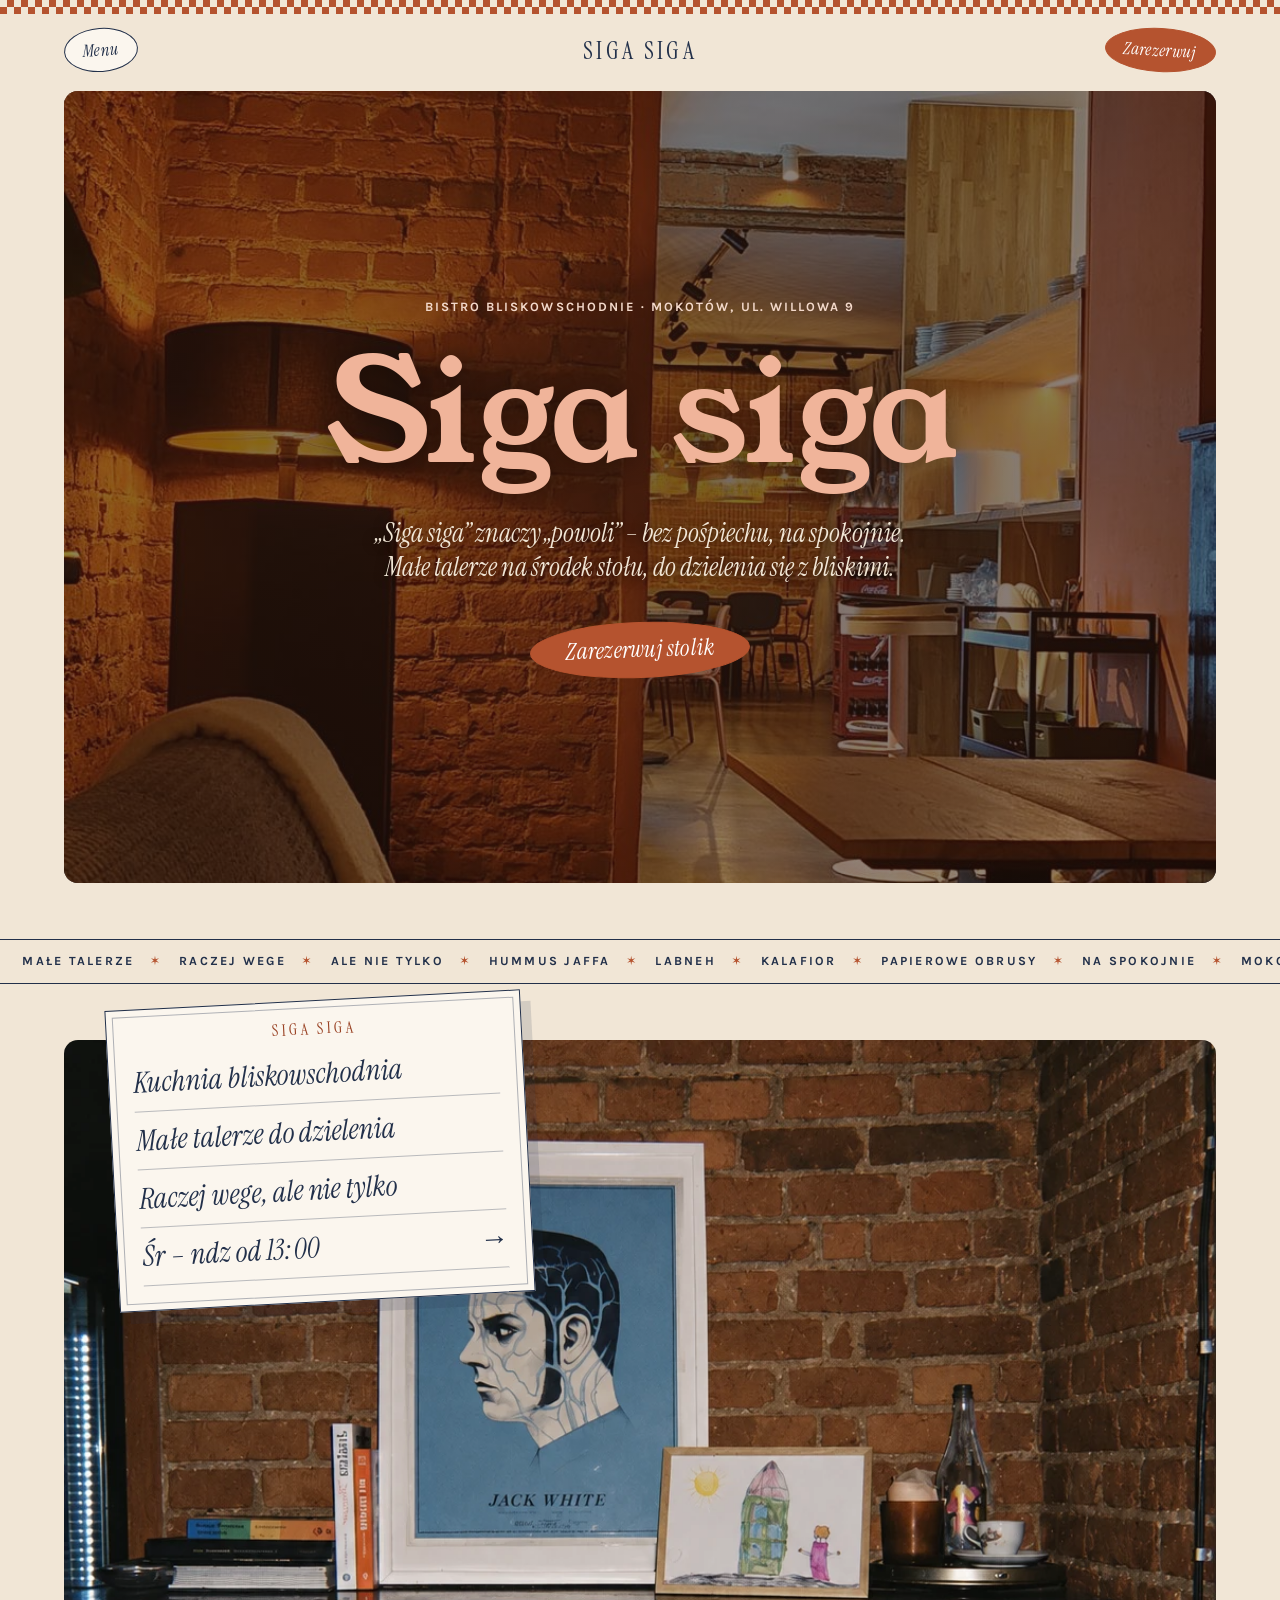
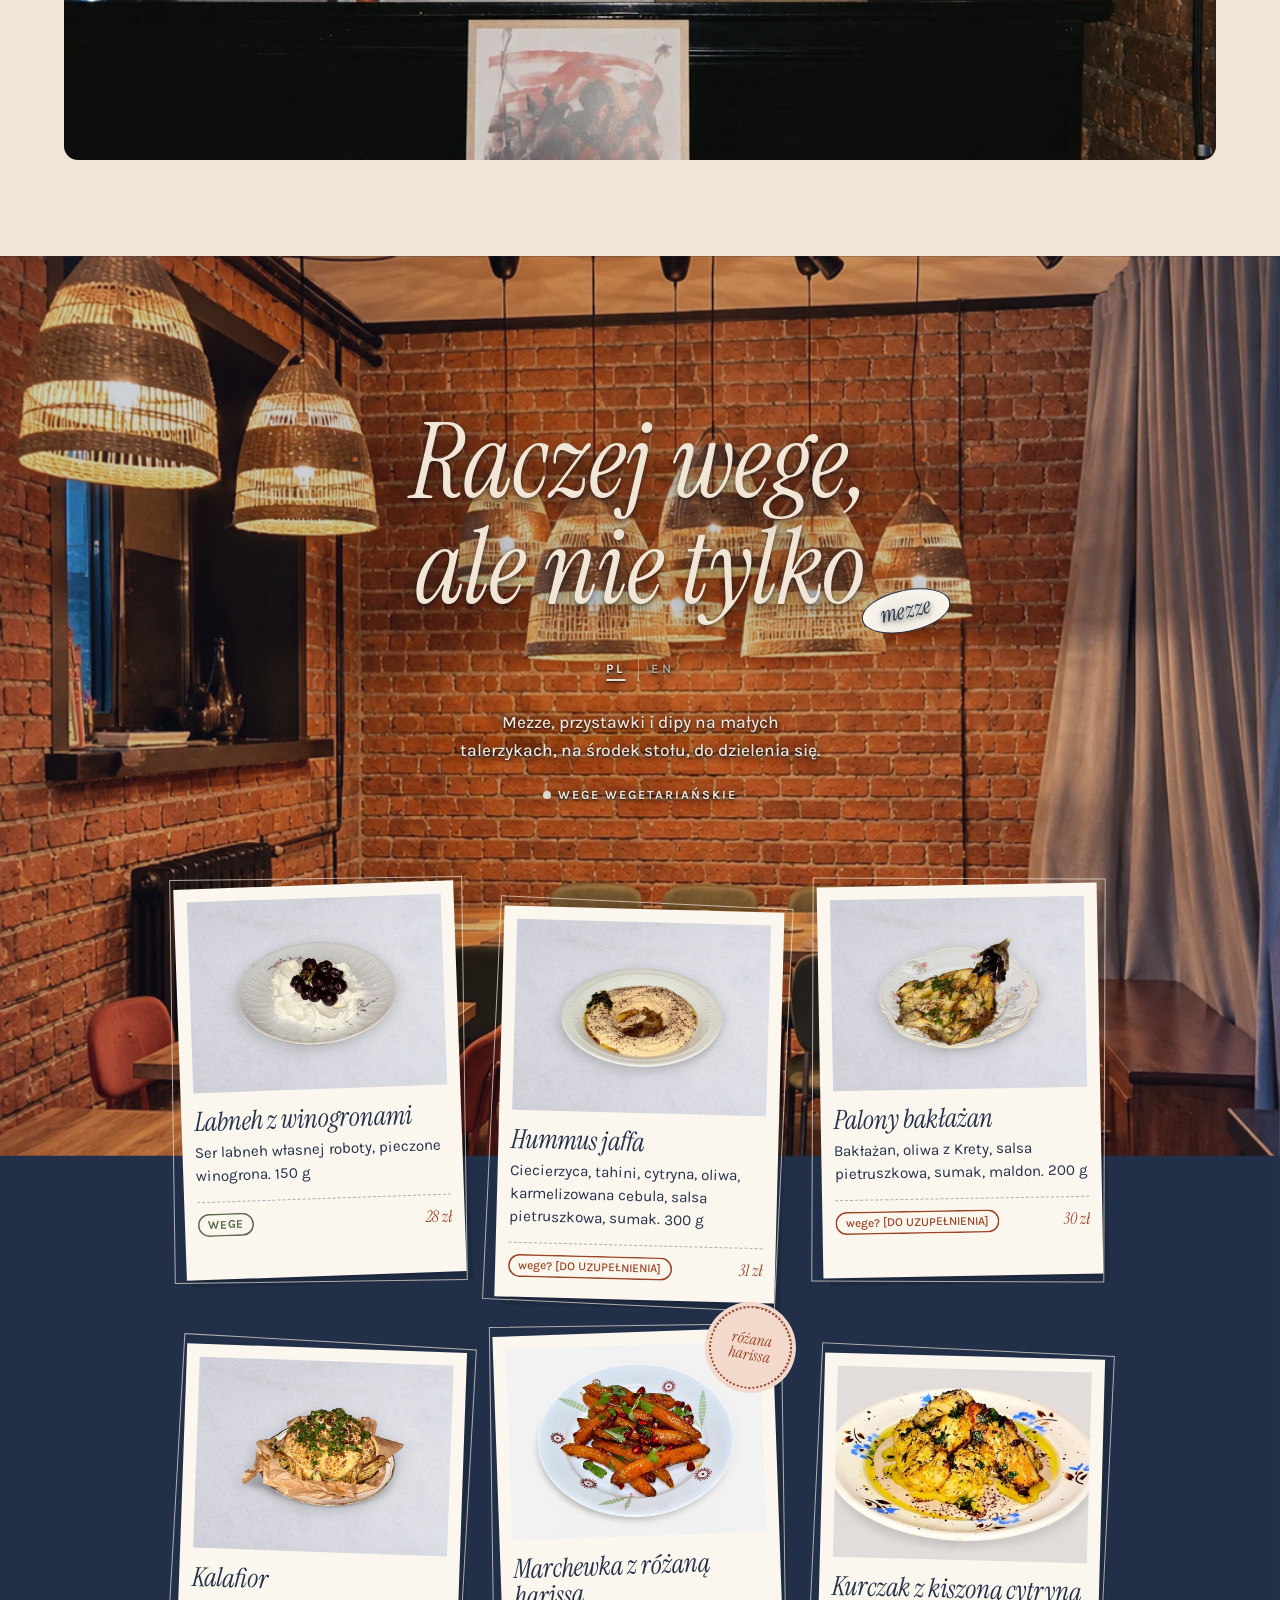
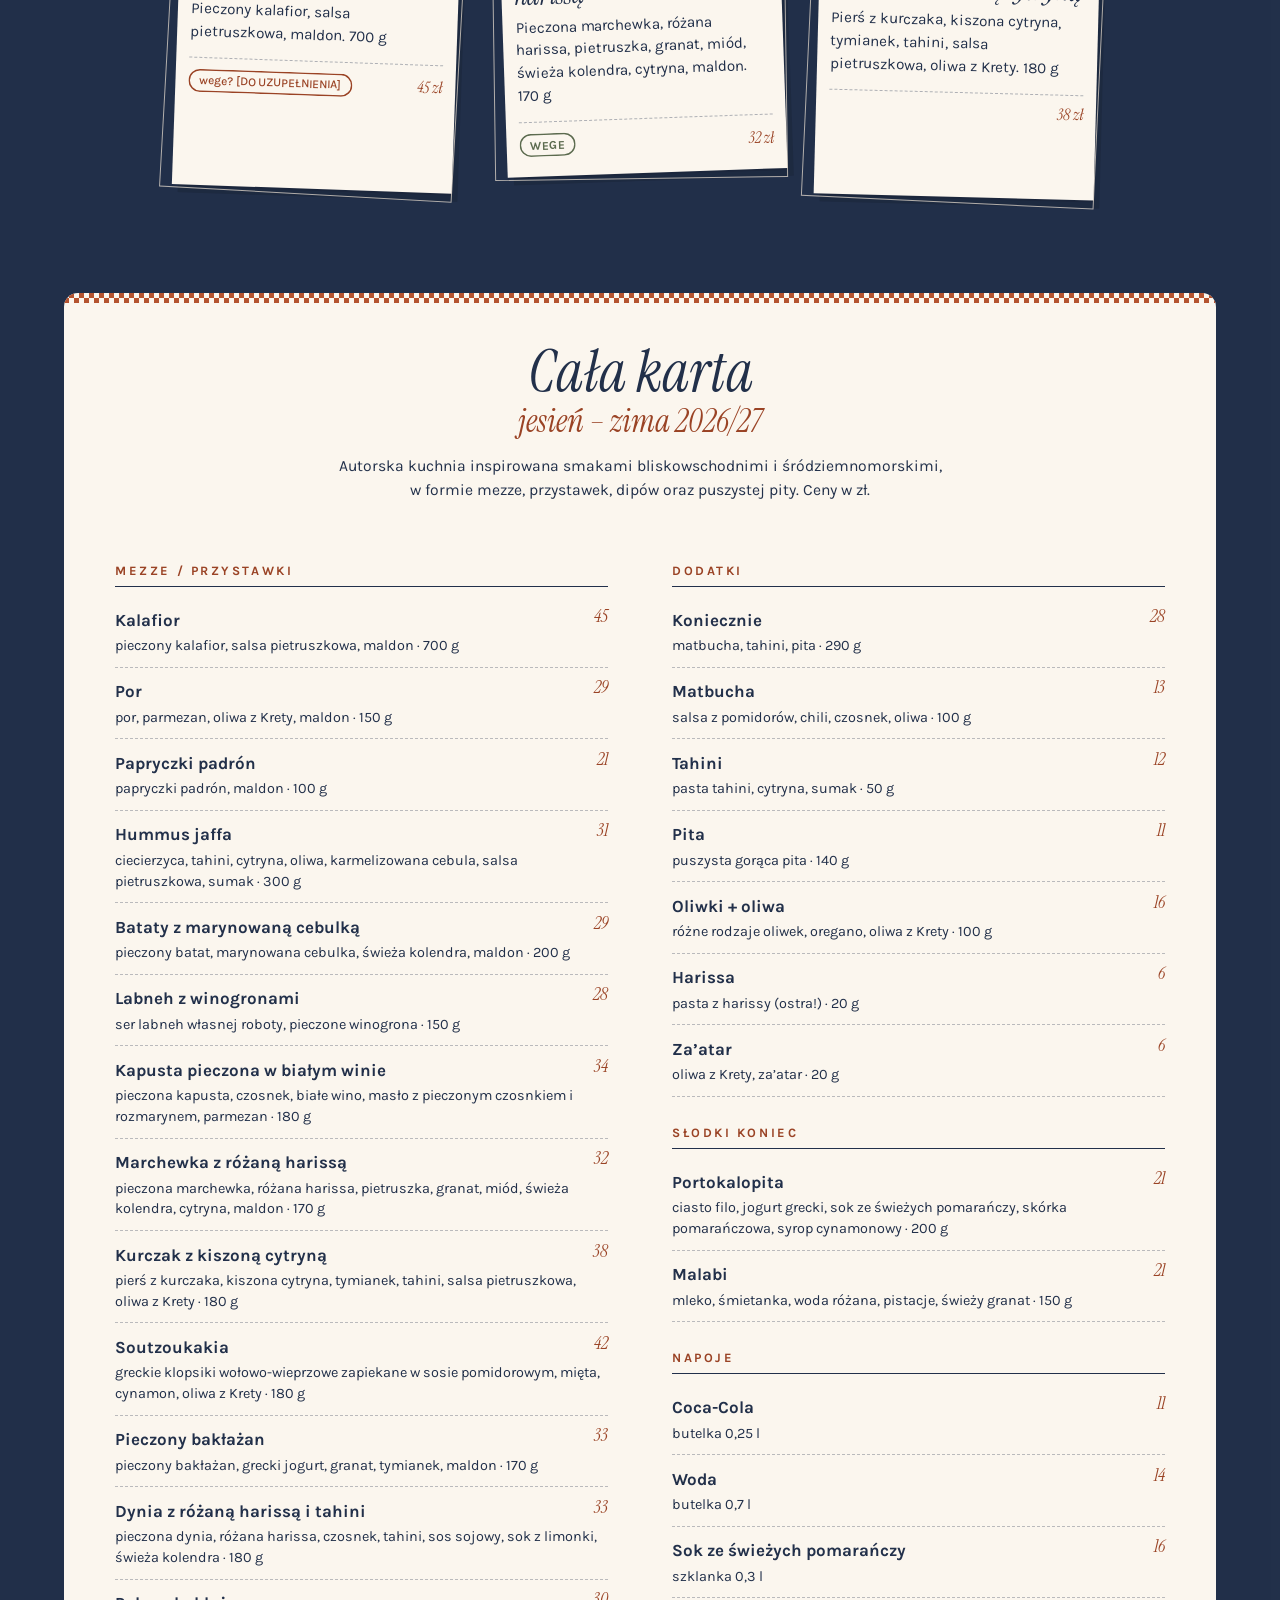
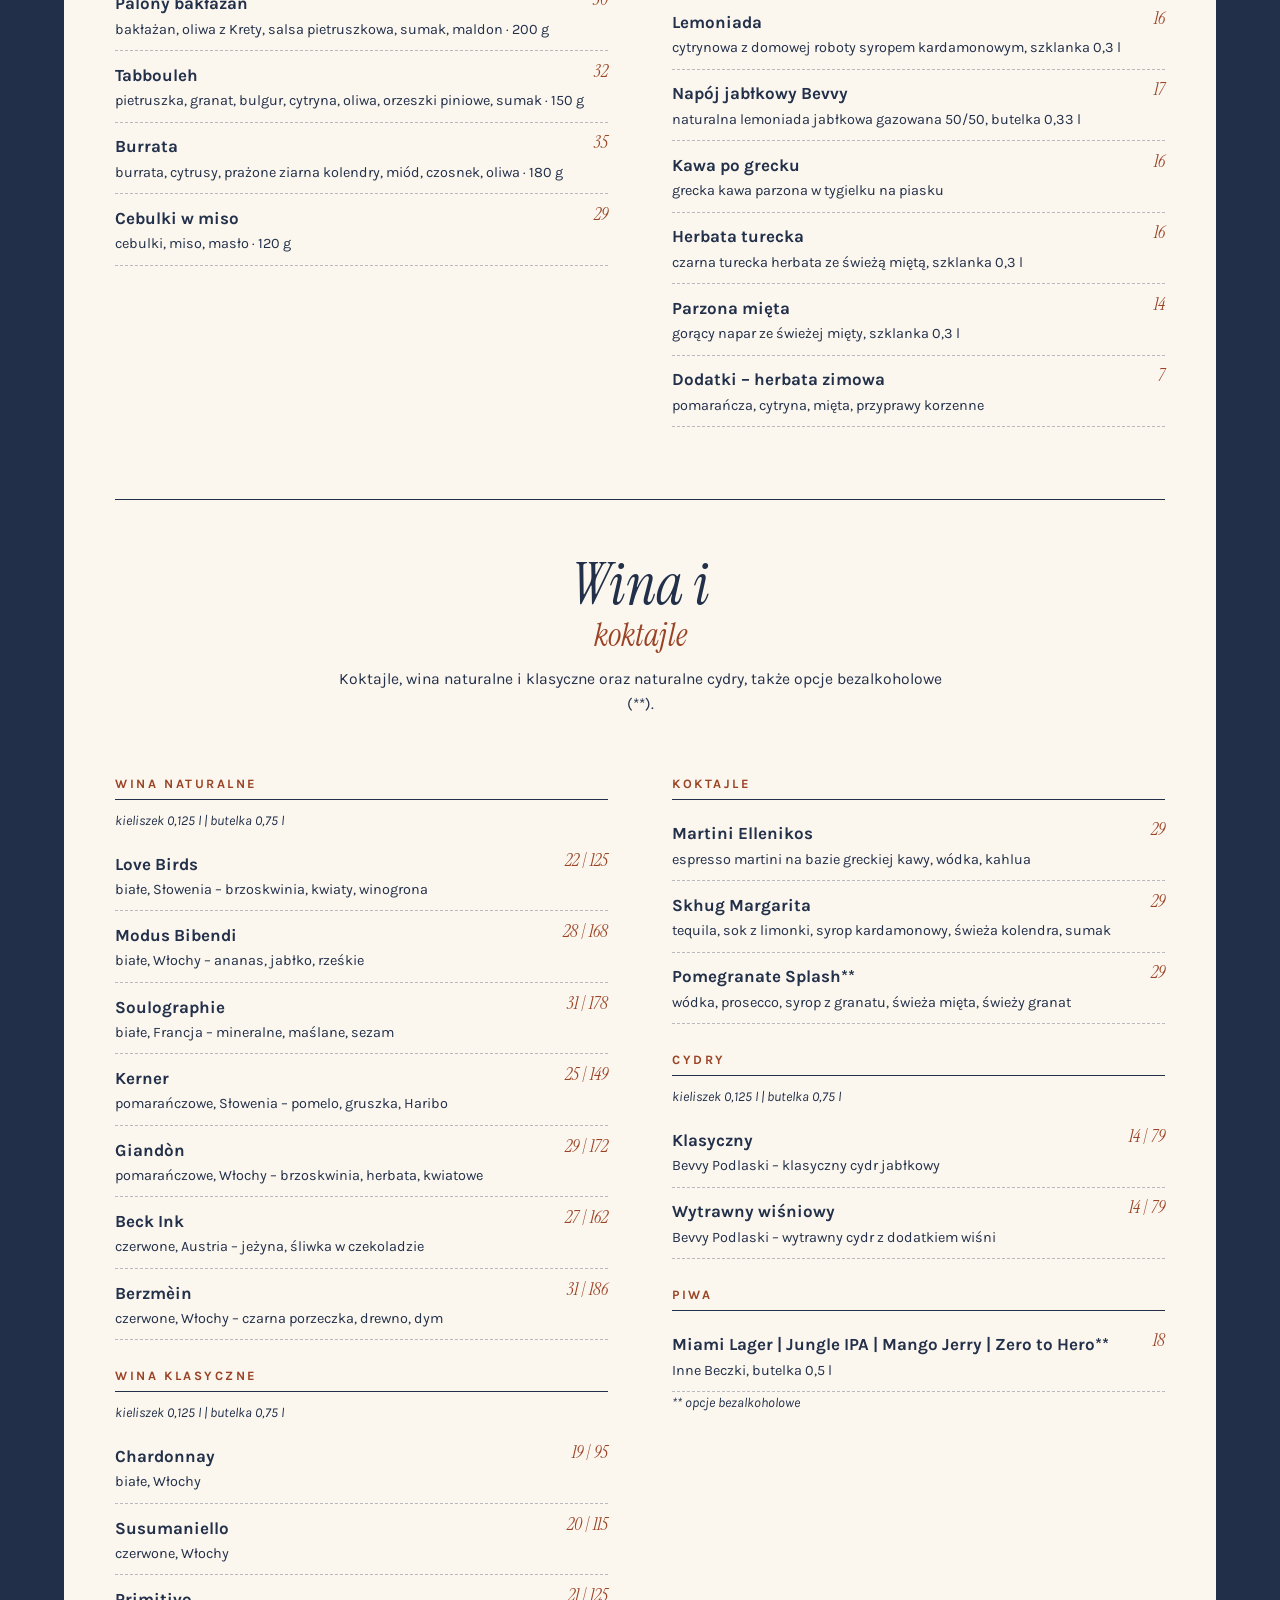
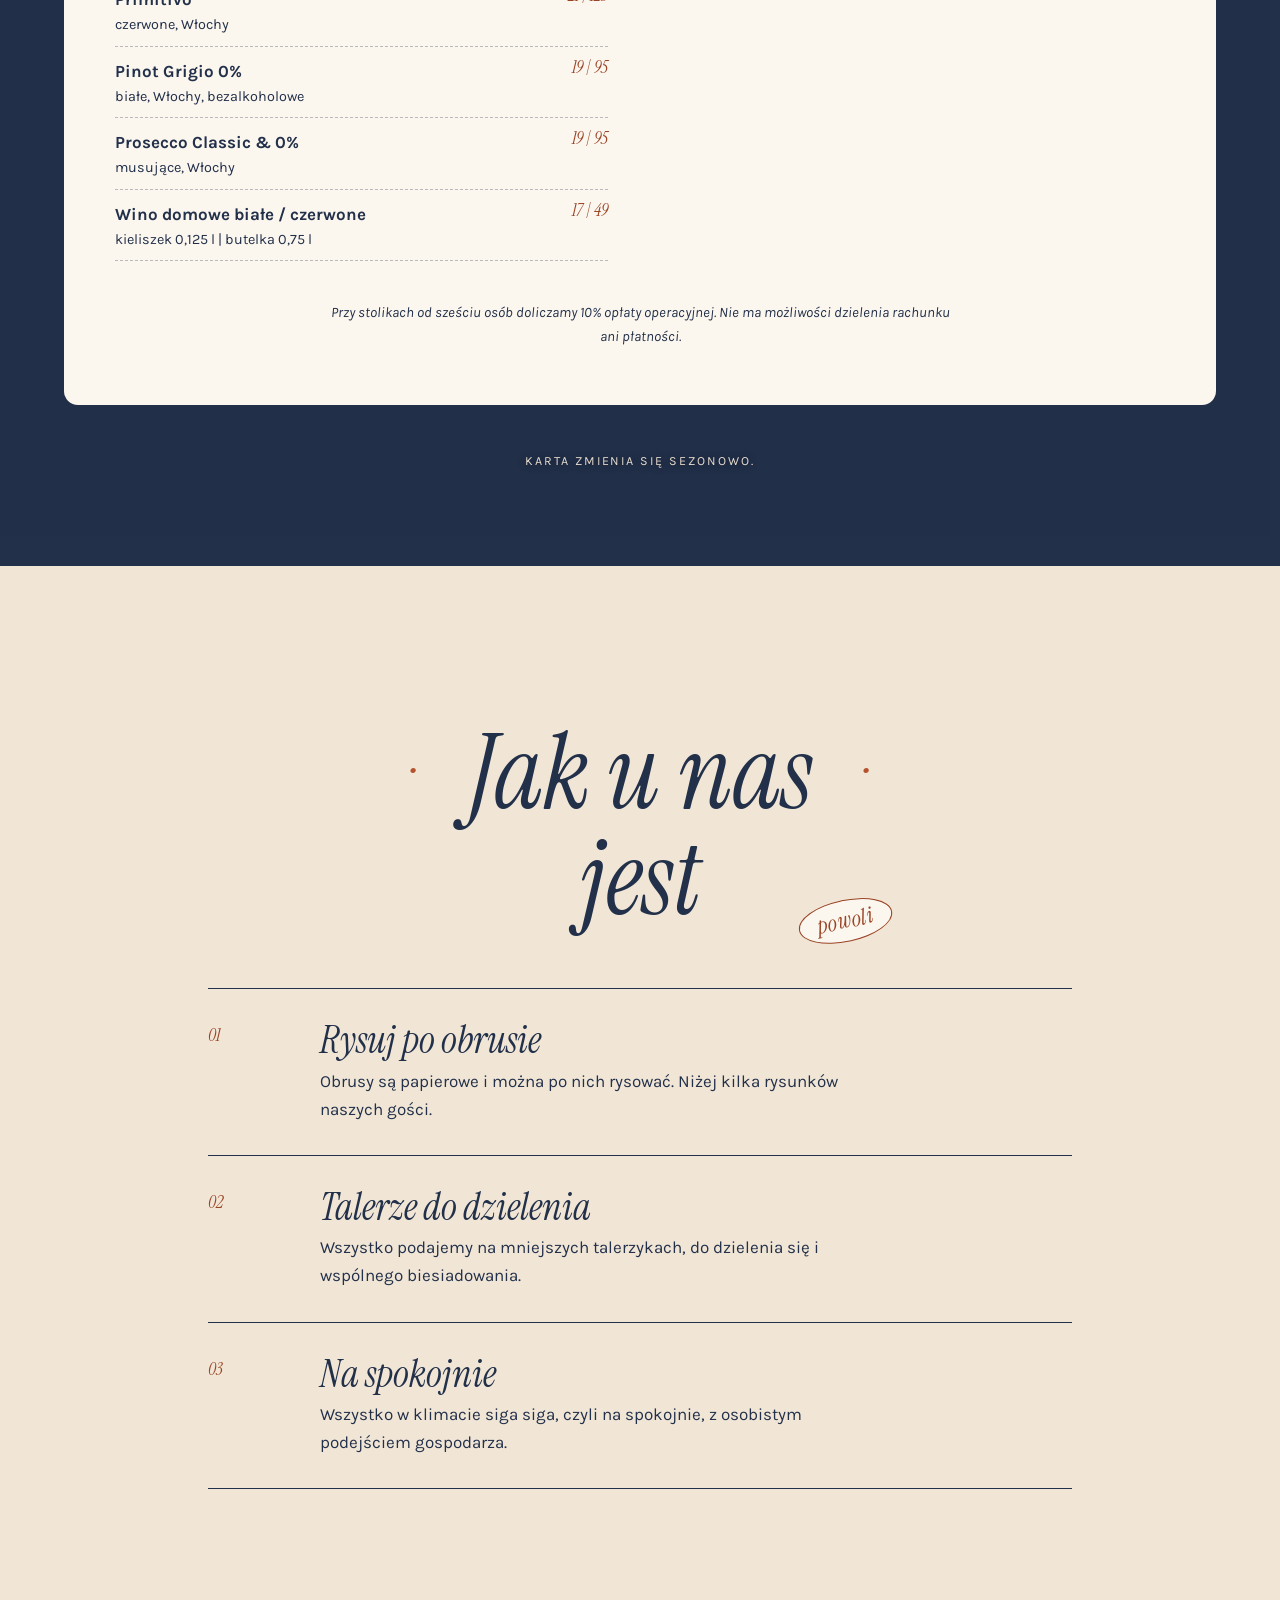
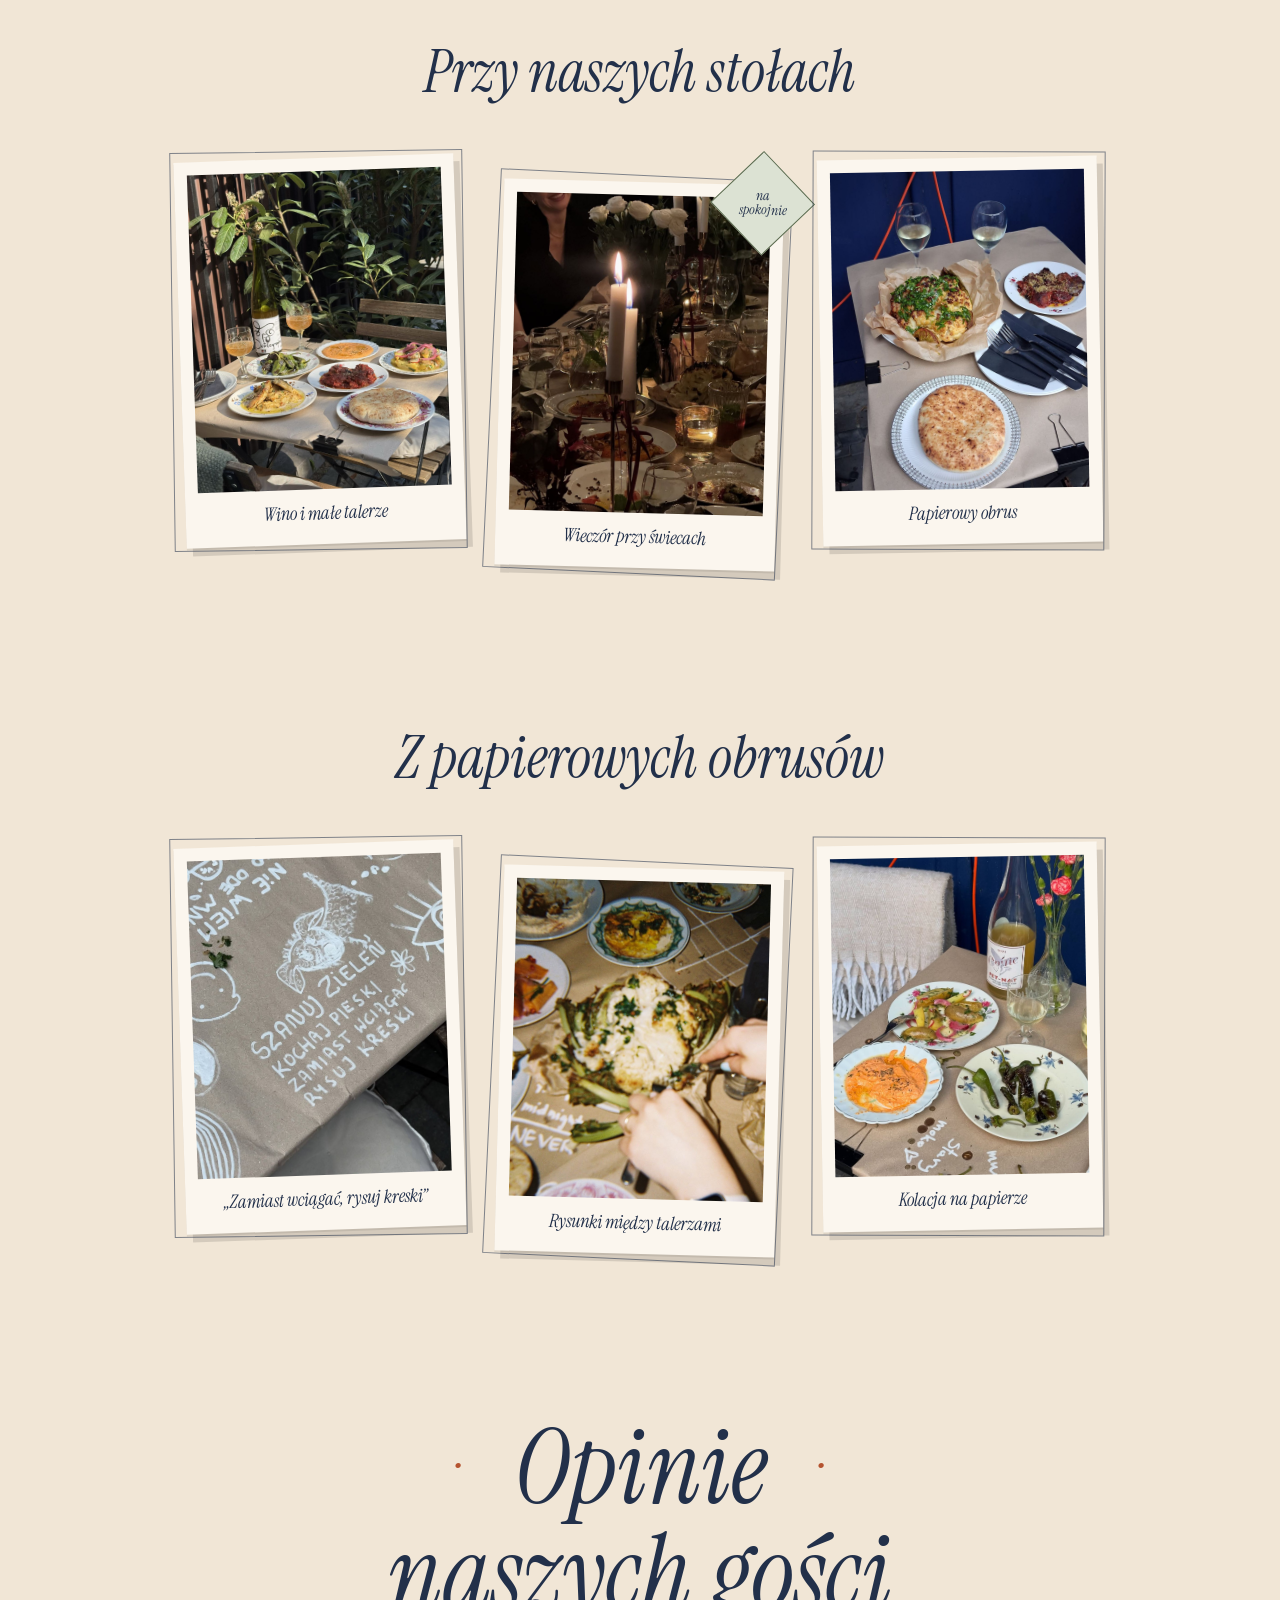
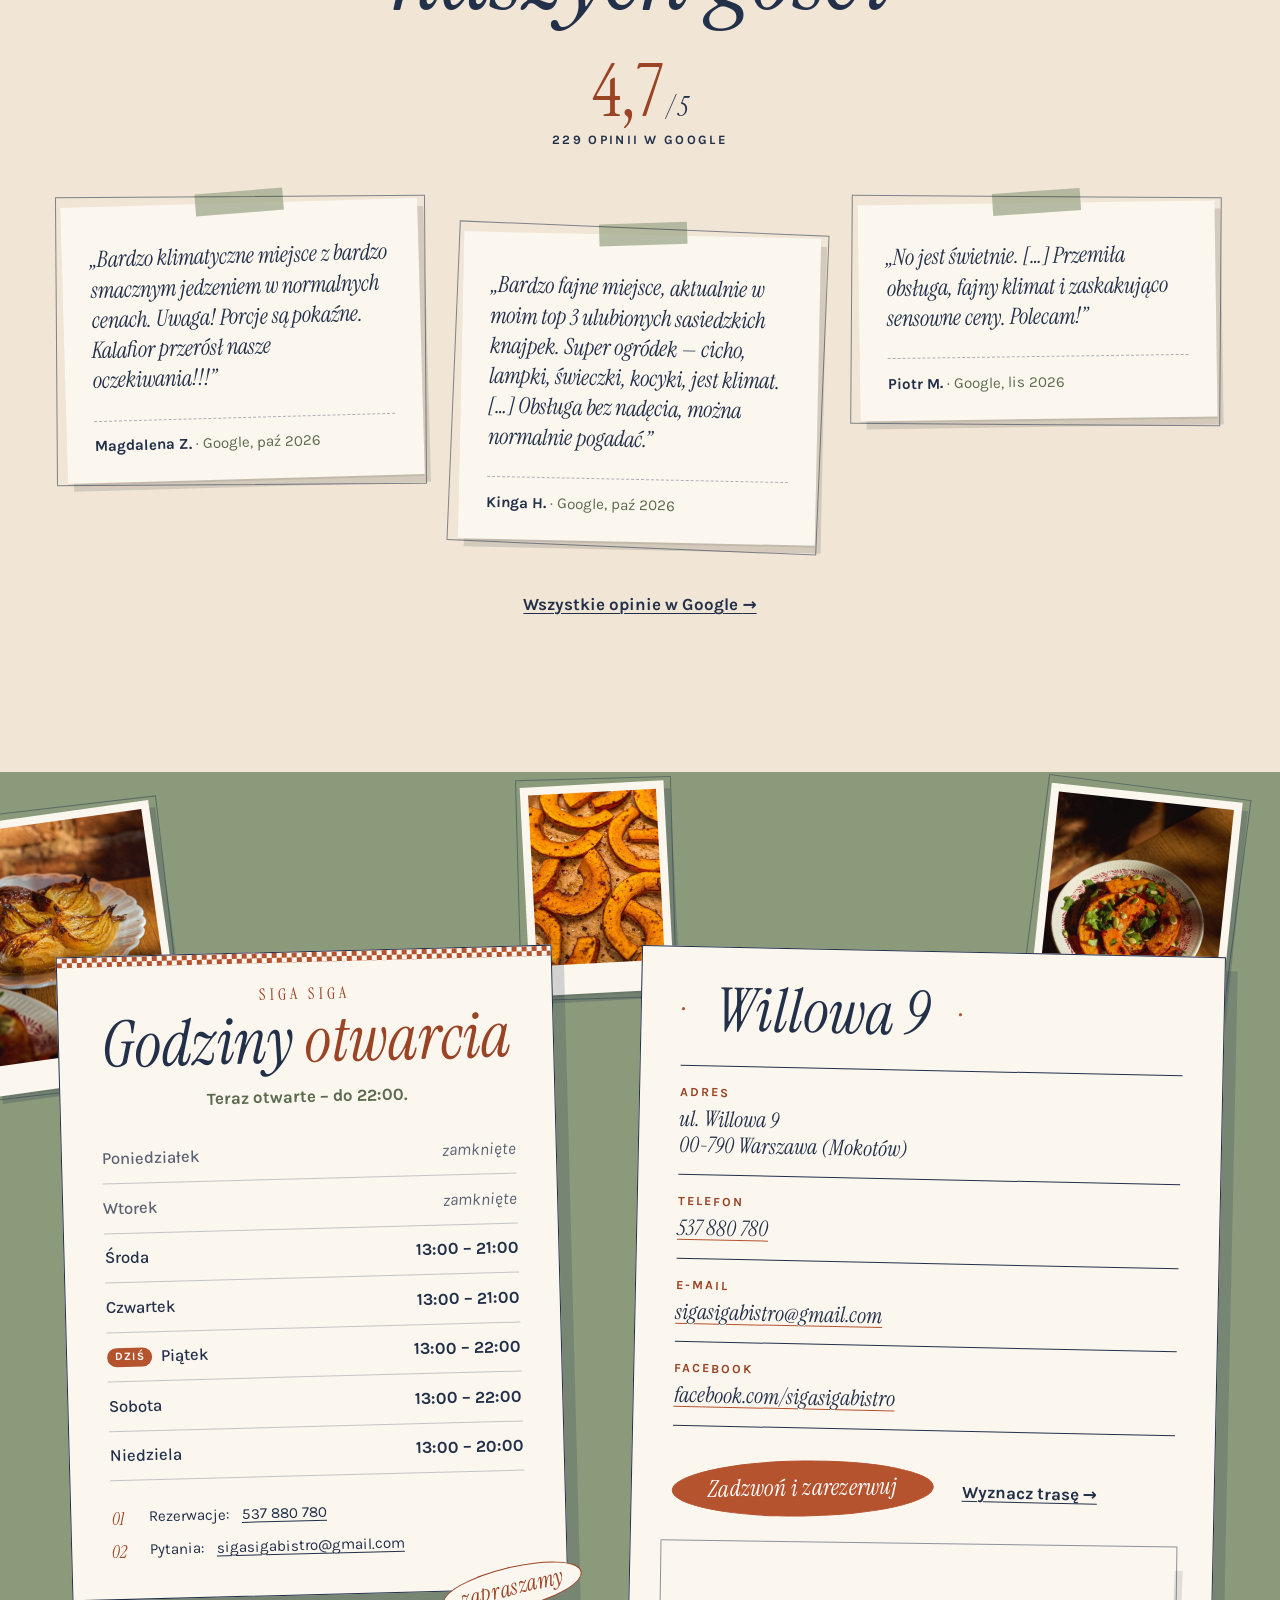
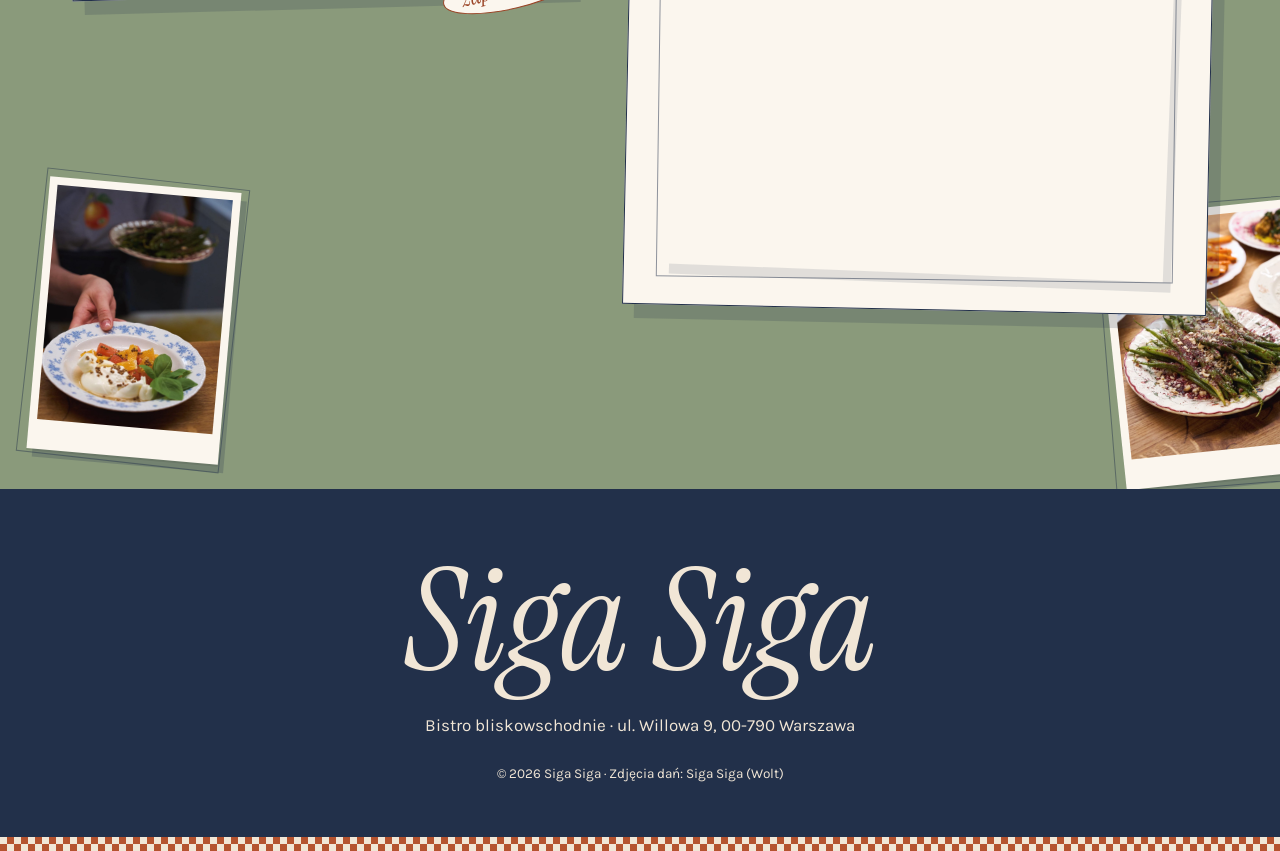
<file: index.html>
<!doctype html>
<html lang="pl">
<head>
  <meta charset="utf-8">
  <meta name="viewport" content="width=device-width, initial-scale=1">
  <title>Siga Siga – bistro bliskowschodnie na Mokotowie | Willowa 9, Warszawa</title>
  <meta name="description" content="Siga Siga to małe bistro z kuchnią bliskowschodnią na warszawskim Mokotowie (ul. Willowa 9). Małe talerze do dzielenia, raczej wege, ale nie tylko. Bez pośpiechu, na spokojnie.">
  <meta name="theme-color" content="#F1E6D6">
  <!-- TODO: wpisać docelowy adres domeny w canonical, og:url i og:image (Open Graph wymaga pełnego URL) -->
  <link rel="canonical" href="https://example.com/">

  <!-- Open Graph -->
  <meta property="og:type" content="restaurant">
  <meta property="og:locale" content="pl_PL">
  <meta property="og:site_name" content="Siga Siga">
  <meta property="og:title" content="Siga Siga – bistro bliskowschodnie na Mokotowie">
  <meta property="og:description" content="Małe talerze do dzielenia, raczej wege, ale nie tylko. Bez pośpiechu, na spokojnie. Willowa 9, Warszawa.">
  <meta property="og:url" content="https://example.com/">
  <meta property="og:image" content="https://example.com/img/hummus-jaffa.jpg">
  <meta property="og:image:alt" content="Hummus jaffa z karmelizowaną cebulą i salsą pietruszkową">
  <meta name="twitter:card" content="summary_large_image">

  <link rel="preconnect" href="https://fonts.googleapis.com">
  <link rel="preconnect" href="https://fonts.gstatic.com" crossorigin>
  <link href="https://fonts.googleapis.com/css2?family=Instrument+Serif:ital@0;1&family=Young+Serif&family=Karla:ital,wght@0,400;0,500;0,700;1,400&display=swap" rel="stylesheet">
  <link rel="stylesheet" href="style.css">

  <!-- Dane strukturalne – tylko potwierdzone dane. -->
  <!-- TODO: dodać "url" i "image" z pełną domeną; ew. "priceRange" -->
  <script type="application/ld+json">
  {
    "@context": "https://schema.org",
    "@type": "Restaurant",
    "name": "Siga Siga",
    "description": "Małe bistro z kuchnią bliskowschodnią na Mokotowie. Małe talerze do dzielenia, raczej wege, ale nie tylko.",
    "servesCuisine": ["Kuchnia bliskowschodnia", "Middle Eastern"],
    "telephone": "+48 537 880 780",
    "email": "sigasigabistro@gmail.com",
    "address": {
      "@type": "PostalAddress",
      "streetAddress": "ul. Willowa 9",
      "postalCode": "00-790",
      "addressLocality": "Warszawa",
      "addressRegion": "mazowieckie",
      "addressCountry": "PL"
    },
    "openingHoursSpecification": [
      { "@type": "OpeningHoursSpecification", "dayOfWeek": ["Wednesday", "Thursday"], "opens": "13:00", "closes": "21:00" },
      { "@type": "OpeningHoursSpecification", "dayOfWeek": ["Friday", "Saturday"], "opens": "13:00", "closes": "22:00" },
      { "@type": "OpeningHoursSpecification", "dayOfWeek": "Sunday", "opens": "13:00", "closes": "20:00" }
    ],
    "acceptsReservations": true,
    "sameAs": ["https://www.facebook.com/sigasigabistro/"]
  }
  </script>
</head>
<body>
  <a class="skip-link" href="#main">Przejdź do treści</a>

  <div class="checker" aria-hidden="true"></div>

  <header class="site-header">
    <button class="pill nav-toggle" type="button" aria-expanded="false" aria-controls="nav">Menu</button>
    <a class="logo" href="#top">Siga Siga</a>
    <a class="pill pill--solid" href="tel:+48537880780">Zarezerwuj</a>

    <nav id="nav" class="nav-card" aria-label="Główna nawigacja" hidden>
      <ul>
        <li><a href="#menu">Jedzenie <span aria-hidden="true">→</span></a></li>
        <li><a href="#karta" data-set-lang="pl">Cała karta i wina <span aria-hidden="true">→</span></a></li>
        <li><a href="#menu" data-set-lang="en" lang="en">Menu in English <span aria-hidden="true">→</span></a></li>
        <li><a href="#jak-u-nas">Jak u nas jest <span aria-hidden="true">→</span></a></li>
        <li><a href="#opinie">Opinie <span aria-hidden="true">→</span></a></li>
        <li><a href="#godziny">Godziny <span aria-hidden="true">→</span></a></li>
        <li><a href="#kontakt">Kontakt <span aria-hidden="true">→</span></a></li>
      </ul>
    </nav>
  </header>

  <main id="main">
    <!-- 1. HERO -->
    <section class="hero" id="top" aria-labelledby="hero-title">
      <!-- Zdjęcie: Google Maps, autorka Karolina Ferfet (zdjęcie gościa) – patrz img/ZRODLA.md -->
      <img class="hero__bg" src="img/wnetrze-cegla.jpg" alt="" width="1050" height="1400" fetchpriority="high">
      <p class="eyebrow"><span>Bistro bliskowschodnie ·</span> <span>Mokotów, ul. Willowa 9</span></p>
      <h1 id="hero-title" class="hero__title hero__title--name"><em>Siga siga</em></h1>
      <p class="hero__lead">„Siga siga” znaczy „powoli” – bez pośpiechu, na spokojnie. Małe talerze na środek stołu, do dzielenia się z&nbsp;bliskimi.</p>
      <!-- TODO: potwierdzić sposób rezerwacji (telefon? e-mail? system online?) -->
      <a class="btn" href="tel:+48537880780">Zarezerwuj stolik</a>
    </section>

    <!-- Pasek haseł -->
    <div class="ticker" aria-hidden="true">
      <div class="ticker__track">
        <span>małe talerze</span><span>raczej wege</span><span>ale nie tylko</span><span>hummus jaffa</span><span>labneh</span><span>kalafior</span><span>papierowe obrusy</span><span>na spokojnie</span><span>Mokotów</span><span>Willowa 9</span>
        <span>małe talerze</span><span>raczej wege</span><span>ale nie tylko</span><span>hummus jaffa</span><span>labneh</span><span>kalafior</span><span>papierowe obrusy</span><span>na spokojnie</span><span>Mokotów</span><span>Willowa 9</span>
      </div>
    </div>

    <!-- Duże zdjęcie + przechylona karta -->
    <section class="feature" aria-label="Siga Siga w skrócie">
      <!-- Zdjęcie: pianino w lokalu – dostarczone przez użytkownika, patrz img/ZRODLA.md -->
      <img class="feature__photo" src="img/pianino.webp" alt="Czarne pianino przy ceglanej ścianie w Siga Siga, na nim plakat, książki i dziecięce rysunki" width="1088" height="1445" loading="lazy">
      <div class="paper-card feature__card">
        <p class="paper-card__kicker">Siga Siga</p>
        <ul class="card-list">
          <li><span>Kuchnia bliskowschodnia</span></li>
          <li><span>Małe talerze do dzielenia</span></li>
          <li><span>Raczej wege, ale nie tylko</span></li>
          <li><a href="#godziny">Śr – ndz od 13:00 <span aria-hidden="true">→</span></a></li>
        </ul>
      </div>
    </section>

    <!-- 2. MENU -->
    <section class="band band--navy" id="menu" aria-labelledby="menu-title">
      <!-- Tło: ciepłe zdjęcie sali z lampami z plecionki – dostarczone przez użytkownika (patrz img/ZRODLA.md). Stoi w miejscu, karta przewija się nad nim. -->
      <div class="band__bg" aria-hidden="true"><img src="img/tlo-menu.webp" alt="" width="1086" height="1448" loading="lazy" decoding="async"></div>
      <div class="band__head">
        <h2 id="menu-title" class="display">
          <span class="dotline">Raczej wege,</span><br>ale nie tylko
          <span class="sticker sticker--oval" aria-hidden="true">mezze</span>
        </h2>
        <div class="lang-switch" role="group" aria-label="Język menu / Menu language">
          <button type="button" class="lang-switch__btn" data-set-lang="pl" aria-pressed="true" lang="pl" title="Menu po polsku">PL</button>
          <button type="button" class="lang-switch__btn" data-set-lang="en" aria-pressed="false" lang="en" title="Menu in English">EN</button>
        </div>
        <div class="menu-lang" data-lang="pl">
          <p class="band__intro">Mezze, przystawki i dipy na małych talerzykach, na środek stołu, do dzielenia się.</p>
          <ul class="legend" aria-label="Oznaczenia w menu">
            <li><span class="tag tag--veg">wege</span> wegetariańskie</li>
          </ul>
        </div>
        <div class="menu-lang" data-lang="en" lang="en" hidden>
          <p class="band__intro">Mezze, appetizers and dips on small plates – perfect for sharing with loved ones and trying new flavors.</p>
          <ul class="legend" aria-label="Menu labels">
            <li><span class="tag tag--veg">veggie</span> vegetarian</li>
          </ul>
        </div>
      </div>

      <div class="menu-lang" data-lang="pl">
        <!-- Źródło całego menu: wyróżniona relacja „menu” na Instagramie @sigasigawarsaw,
             „menu jesień–zima 2026/2027” i „alko menu jesień–zima 2026/2027” (dodane ok. 7 tyg. przed 22.11.2026).
             Nazwy, składy, gramatury i ceny przepisane z karty. Przy zmianie karty zaktualizuj tę sekcję.
             Oznaczenia wege/wegańskie wyprowadzone ze składu – karta ich nie podaje.
             TODO: potwierdzić z kuchnią oznaczenia; dania z salsą pietruszkową mają oznaczenie DO UZUPEŁNIENIA. -->
        <ol class="polaroids">
          <li class="polaroid">
            <img src="img/labneh-z-winogronami.jpg" alt="Labneh z pieczonymi ciemnymi winogronami na porcelanowym talerzu" width="1200" height="675" loading="lazy">
            <h3>Labneh z winogronami</h3>
            <p>Ser labneh własnej roboty, pieczone winogrona. 150 g</p>
            <p class="polaroid__meta"><span class="tag tag--veg">wege</span><span class="price">28 zł</span></p>
          </li>
          <li class="polaroid">
            <img src="img/hummus-jaffa.jpg" alt="Hummus jaffa z karmelizowaną cebulą i salsą pietruszkową" width="1200" height="675" loading="lazy">
            <h3>Hummus jaffa</h3>
            <p>Ciecierzyca, tahini, cytryna, oliwa, karmelizowana cebula, salsa pietruszkowa, sumak. 300 g</p>
            <p class="polaroid__meta"><span class="tag tag--unknown">wege? [DO UZUPEŁNIENIA]</span><span class="price">31 zł</span></p>
          </li>
          <li class="polaroid">
            <img src="img/palony-baklazan.jpg" alt="Palony bakłażan polany oliwą, posypany pietruszką i sumakiem" width="1200" height="675" loading="lazy">
            <h3>Palony bakłażan</h3>
            <p>Bakłażan, oliwa z Krety, salsa pietruszkowa, sumak, maldon. 200 g</p>
            <p class="polaroid__meta"><span class="tag tag--unknown">wege? [DO UZUPEŁNIENIA]</span><span class="price">30 zł</span></p>
          </li>
          <li class="polaroid">
            <img src="img/kalafior.jpg" alt="Pieczony kalafior z zieloną salsą pietruszkową" width="1200" height="675" loading="lazy">
            <h3>Kalafior</h3>
            <p>Pieczony kalafior, salsa pietruszkowa, maldon. 700 g</p>
            <p class="polaroid__meta"><span class="tag tag--unknown">wege? [DO UZUPEŁNIENIA]</span><span class="price">45 zł</span></p>
          </li>
          <li class="polaroid">
            <img src="img/marchewki-rozana-harissa.jpg" alt="Pieczona marchewka z różaną harissą, granatem i kolendrą" width="1200" height="675" loading="lazy">
            <span class="sticker sticker--scallop" aria-hidden="true">różana<br>harissa</span>
            <h3>Marchewka z różaną harissą</h3>
            <p>Pieczona marchewka, różana harissa, pietruszka, granat, miód, świeża kolendra, cytryna, maldon. 170 g</p>
            <p class="polaroid__meta"><span class="tag tag--veg">wege</span><span class="price">32 zł</span></p>
          </li>
          <li class="polaroid">
            <img src="img/kurczak-kiszona-cytryna.jpg" alt="Plastry kurczaka z kiszoną cytryną, tahini i salsą pietruszkową" width="1200" height="675" loading="lazy">
            <h3>Kurczak z kiszoną cytryną</h3>
            <p>Pierś z kurczaka, kiszona cytryna, tymianek, tahini, salsa pietruszkowa, oliwa z Krety. 180 g</p>
            <p class="polaroid__meta"><span class="price">38 zł</span></p>
          </li>
        </ol>

        <!-- Cała karta -->
        <div class="carte" id="karta">
          <div class="checker checker--small" aria-hidden="true"></div>
          <h3 class="carte__title">Cała karta <em>jesień – zima 2026/27</em></h3>
          <p class="carte__lead">Autorska kuchnia inspirowana smakami bliskowschodnimi i śródziemnomorskimi, w formie mezze, przystawek, dipów oraz puszystej pity. Ceny w zł.</p>

          <div class="carte__cols">
            <section class="carte__group" aria-labelledby="k-mezze">
              <h4 id="k-mezze">Mezze / przystawki</h4>
              <ul class="carte__list">
                <li><span class="carte__name">Kalafior</span><span class="carte__price">45</span><span class="carte__desc">pieczony kalafior, salsa pietruszkowa, maldon · 700 g</span></li>
                <li><span class="carte__name">Por</span><span class="carte__price">29</span><span class="carte__desc">por, parmezan, oliwa z Krety, maldon · 150 g</span></li>
                <li><span class="carte__name">Papryczki padrón</span><span class="carte__price">21</span><span class="carte__desc">papryczki padrón, maldon · 100 g</span></li>
                <li><span class="carte__name">Hummus jaffa</span><span class="carte__price">31</span><span class="carte__desc">ciecierzyca, tahini, cytryna, oliwa, karmelizowana cebula, salsa pietruszkowa, sumak · 300 g</span></li>
                <li><span class="carte__name">Bataty z marynowaną cebulką</span><span class="carte__price">29</span><span class="carte__desc">pieczony batat, marynowana cebulka, świeża kolendra, maldon · 200 g</span></li>
                <li><span class="carte__name">Labneh z winogronami</span><span class="carte__price">28</span><span class="carte__desc">ser labneh własnej roboty, pieczone winogrona · 150 g</span></li>
                <li><span class="carte__name">Kapusta pieczona w białym winie</span><span class="carte__price">34</span><span class="carte__desc">pieczona kapusta, czosnek, białe wino, masło z pieczonym czosnkiem i rozmarynem, parmezan · 180 g</span></li>
                <li><span class="carte__name">Marchewka z różaną harissą</span><span class="carte__price">32</span><span class="carte__desc">pieczona marchewka, różana harissa, pietruszka, granat, miód, świeża kolendra, cytryna, maldon · 170 g</span></li>
                <li><span class="carte__name">Kurczak z kiszoną cytryną</span><span class="carte__price">38</span><span class="carte__desc">pierś z kurczaka, kiszona cytryna, tymianek, tahini, salsa pietruszkowa, oliwa z Krety · 180 g</span></li>
                <li><span class="carte__name">Soutzoukakia</span><span class="carte__price">42</span><span class="carte__desc">greckie klopsiki wołowo-wieprzowe zapiekane w sosie pomidorowym, mięta, cynamon, oliwa z Krety · 180 g</span></li>
                <li><span class="carte__name">Pieczony bakłażan</span><span class="carte__price">33</span><span class="carte__desc">pieczony bakłażan, grecki jogurt, granat, tymianek, maldon · 170 g</span></li>
                <li><span class="carte__name">Dynia z różaną harissą i tahini</span><span class="carte__price">33</span><span class="carte__desc">pieczona dynia, różana harissa, czosnek, tahini, sos sojowy, sok z limonki, świeża kolendra · 180 g</span></li>
                <li><span class="carte__name">Palony bakłażan</span><span class="carte__price">30</span><span class="carte__desc">bakłażan, oliwa z Krety, salsa pietruszkowa, sumak, maldon · 200 g</span></li>
                <li><span class="carte__name">Tabbouleh</span><span class="carte__price">32</span><span class="carte__desc">pietruszka, granat, bulgur, cytryna, oliwa, orzeszki piniowe, sumak · 150 g</span></li>
                <li><span class="carte__name">Burrata</span><span class="carte__price">35</span><span class="carte__desc">burrata, cytrusy, prażone ziarna kolendry, miód, czosnek, oliwa · 180 g</span></li>
                <li><span class="carte__name">Cebulki w miso</span><span class="carte__price">29</span><span class="carte__desc">cebulki, miso, masło · 120 g</span></li>
              </ul>
            </section>

            <div>
              <section class="carte__group" aria-labelledby="k-dodatki">
                <h4 id="k-dodatki">Dodatki</h4>
                <ul class="carte__list">
                  <li><span class="carte__name">Koniecznie</span><span class="carte__price">28</span><span class="carte__desc">matbucha, tahini, pita · 290 g</span></li>
                  <li><span class="carte__name">Matbucha</span><span class="carte__price">13</span><span class="carte__desc">salsa z pomidorów, chili, czosnek, oliwa · 100 g</span></li>
                  <li><span class="carte__name">Tahini</span><span class="carte__price">12</span><span class="carte__desc">pasta tahini, cytryna, sumak · 50 g</span></li>
                  <li><span class="carte__name">Pita</span><span class="carte__price">11</span><span class="carte__desc">puszysta gorąca pita · 140 g</span></li>
                  <li><span class="carte__name">Oliwki + oliwa</span><span class="carte__price">16</span><span class="carte__desc">różne rodzaje oliwek, oregano, oliwa z Krety · 100 g</span></li>
                  <li><span class="carte__name">Harissa</span><span class="carte__price">6</span><span class="carte__desc">pasta z harissy (ostra!) · 20 g</span></li>
                  <li><span class="carte__name">Za’atar</span><span class="carte__price">6</span><span class="carte__desc">oliwa z Krety, za’atar · 20 g</span></li>
                </ul>
              </section>

              <section class="carte__group" aria-labelledby="k-slodkie">
                <h4 id="k-slodkie">Słodki koniec</h4>
                <ul class="carte__list">
                  <li><span class="carte__name">Portokalopita</span><span class="carte__price">21</span><span class="carte__desc">ciasto filo, jogurt grecki, sok ze świeżych pomarańczy, skórka pomarańczowa, syrop cynamonowy · 200 g</span></li>
                  <li><span class="carte__name">Malabi</span><span class="carte__price">21</span><span class="carte__desc">mleko, śmietanka, woda różana, pistacje, świeży granat · 150 g</span></li>
                </ul>
              </section>

              <section class="carte__group" aria-labelledby="k-napoje">
                <h4 id="k-napoje">Napoje</h4>
                <ul class="carte__list">
                  <li><span class="carte__name">Coca-Cola</span><span class="carte__price">11</span><span class="carte__desc">butelka 0,25 l</span></li>
                  <li><span class="carte__name">Woda</span><span class="carte__price">14</span><span class="carte__desc">butelka 0,7 l</span></li>
                  <li><span class="carte__name">Sok ze świeżych pomarańczy</span><span class="carte__price">16</span><span class="carte__desc">szklanka 0,3 l</span></li>
                  <li><span class="carte__name">Lemoniada</span><span class="carte__price">16</span><span class="carte__desc">cytrynowa z domowej roboty syropem kardamonowym, szklanka 0,3 l</span></li>
                  <li><span class="carte__name">Napój jabłkowy Bevvy</span><span class="carte__price">17</span><span class="carte__desc">naturalna lemoniada jabłkowa gazowana 50/50, butelka 0,33 l</span></li>
                  <li><span class="carte__name">Kawa po grecku</span><span class="carte__price">16</span><span class="carte__desc">grecka kawa parzona w tygielku na piasku</span></li>
                  <li><span class="carte__name">Herbata turecka</span><span class="carte__price">16</span><span class="carte__desc">czarna turecka herbata ze świeżą miętą, szklanka 0,3 l</span></li>
                  <li><span class="carte__name">Parzona mięta</span><span class="carte__price">14</span><span class="carte__desc">gorący napar ze świeżej mięty, szklanka 0,3 l</span></li>
                  <li><span class="carte__name">Dodatki – herbata zimowa</span><span class="carte__price">7</span><span class="carte__desc">pomarańcza, cytryna, mięta, przyprawy korzenne</span></li>
                </ul>
              </section>
            </div>
          </div>

          <h3 class="carte__title carte__title--drinks">Wina i <em>koktajle</em></h3>
          <p class="carte__lead">Koktajle, wina naturalne i klasyczne oraz naturalne cydry, także opcje bezalkoholowe (**).</p>

          <div class="carte__cols">
            <div>
              <section class="carte__group" aria-labelledby="k-wina-nat">
                <h4 id="k-wina-nat">Wina naturalne</h4>
                <p class="carte__unit">kieliszek 0,125 l | butelka 0,75 l</p>
                <ul class="carte__list">
                  <li><span class="carte__name">Love Birds</span><span class="carte__price">22 | 125</span><span class="carte__desc">białe, Słowenia – brzoskwinia, kwiaty, winogrona</span></li>
                  <li><span class="carte__name">Modus Bibendi</span><span class="carte__price">28 | 168</span><span class="carte__desc">białe, Włochy – ananas, jabłko, rześkie</span></li>
                  <li><span class="carte__name">Soulographie</span><span class="carte__price">31 | 178</span><span class="carte__desc">białe, Francja – mineralne, maślane, sezam</span></li>
                  <li><span class="carte__name">Kerner</span><span class="carte__price">25 | 149</span><span class="carte__desc">pomarańczowe, Słowenia – pomelo, gruszka, Haribo</span></li>
                  <li><span class="carte__name">Giandòn</span><span class="carte__price">29 | 172</span><span class="carte__desc">pomarańczowe, Włochy – brzoskwinia, herbata, kwiatowe</span></li>
                  <li><span class="carte__name">Beck Ink</span><span class="carte__price">27 | 162</span><span class="carte__desc">czerwone, Austria – jeżyna, śliwka w czekoladzie</span></li>
                  <li><span class="carte__name">Berzmèin</span><span class="carte__price">31 | 186</span><span class="carte__desc">czerwone, Włochy – czarna porzeczka, drewno, dym</span></li>
                </ul>
              </section>

              <section class="carte__group" aria-labelledby="k-wina-klas">
                <h4 id="k-wina-klas">Wina klasyczne</h4>
                <p class="carte__unit">kieliszek 0,125 l | butelka 0,75 l</p>
                <ul class="carte__list">
                  <li><span class="carte__name">Chardonnay</span><span class="carte__price">19 | 95</span><span class="carte__desc">białe, Włochy</span></li>
                  <li><span class="carte__name">Susumaniello</span><span class="carte__price">20 | 115</span><span class="carte__desc">czerwone, Włochy</span></li>
                  <li><span class="carte__name">Primitivo</span><span class="carte__price">21 | 125</span><span class="carte__desc">czerwone, Włochy</span></li>
                  <li><span class="carte__name">Pinot Grigio 0%</span><span class="carte__price">19 | 95</span><span class="carte__desc">białe, Włochy, bezalkoholowe</span></li>
                  <li><span class="carte__name">Prosecco Classic &amp; 0%</span><span class="carte__price">19 | 95</span><span class="carte__desc">musujące, Włochy</span></li>
                  <li><span class="carte__name">Wino domowe białe / czerwone</span><span class="carte__price">17 | 49</span><span class="carte__desc">kieliszek 0,125 l | butelka 0,75 l</span></li>
                </ul>
              </section>
            </div>

            <div>
              <section class="carte__group" aria-labelledby="k-koktajle">
                <h4 id="k-koktajle">Koktajle</h4>
                <ul class="carte__list">
                  <li><span class="carte__name">Martini Ellenikos</span><span class="carte__price">29</span><span class="carte__desc">espresso martini na bazie greckiej kawy, wódka, kahlua</span></li>
                  <li><span class="carte__name">Skhug Margarita</span><span class="carte__price">29</span><span class="carte__desc">tequila, sok z limonki, syrop kardamonowy, świeża kolendra, sumak</span></li>
                  <li><span class="carte__name">Pomegranate Splash**</span><span class="carte__price">29</span><span class="carte__desc">wódka, prosecco, syrop z granatu, świeża mięta, świeży granat</span></li>
                </ul>
              </section>

              <section class="carte__group" aria-labelledby="k-cydry">
                <h4 id="k-cydry">Cydry</h4>
                <p class="carte__unit">kieliszek 0,125 l | butelka 0,75 l</p>
                <ul class="carte__list">
                  <li><span class="carte__name">Klasyczny</span><span class="carte__price">14 | 79</span><span class="carte__desc">Bevvy Podlaski – klasyczny cydr jabłkowy</span></li>
                  <li><span class="carte__name">Wytrawny wiśniowy</span><span class="carte__price">14 | 79</span><span class="carte__desc">Bevvy Podlaski – wytrawny cydr z dodatkiem wiśni</span></li>
                </ul>
              </section>

              <section class="carte__group" aria-labelledby="k-piwa">
                <h4 id="k-piwa">Piwa</h4>
                <ul class="carte__list">
                  <li><span class="carte__name">Miami Lager | Jungle IPA | Mango Jerry | Zero to Hero**</span><span class="carte__price">18</span><span class="carte__desc">Inne Beczki, butelka 0,5 l</span></li>
                </ul>
              </section>
              <p class="carte__unit">** opcje bezalkoholowe</p>
            </div>
          </div>

          <p class="carte__foot">Przy stolikach od sześciu osób doliczamy 10% opłaty operacyjnej. Nie ma możliwości dzielenia rachunku ani płatności.</p>
        </div>
        <p class="band__note">Karta zmienia się sezonowo.</p>
      </div>

      <!-- ENGLISH MENU – source: the English pages in the Instagram highlight "menu" (@sigasigawarsaw),
           "menu autumn–winter 2026/2027" and "alko menu autumn–winter 2026/2027". Copied as published.
           TODO: as in the Polish version, confirm the veggie labels with the kitchen. -->
      <div class="menu-lang" data-lang="en" lang="en" hidden>
        <ol class="polaroids">
          <li class="polaroid">
            <img src="img/labneh-z-winogronami.jpg" alt="Labneh with baked dark grapes on a porcelain plate" width="1200" height="675" loading="lazy">
            <h3>Labneh with grapes</h3>
            <p>Home made labneh cheese, baked grapes. 150 g</p>
            <p class="polaroid__meta"><span class="tag tag--veg">veggie</span><span class="price">28 zł</span></p>
          </li>
          <li class="polaroid">
            <img src="img/hummus-jaffa.jpg" alt="Hummus jaffa with caramelised onion and parsley salsa" width="1200" height="675" loading="lazy">
            <h3>Hummus jaffa</h3>
            <p>Chickpeas, tahini, lemon, olive oil, caramelised onion, spicy parsley salsa, sumak. 300 g</p>
            <p class="polaroid__meta"><span class="tag tag--unknown">veggie? [DO UZUPEŁNIENIA]</span><span class="price">31 zł</span></p>
          </li>
          <li class="polaroid">
            <img src="img/palony-baklazan.jpg" alt="Burned aubergine drizzled with olive oil, with parsley and sumac" width="1200" height="675" loading="lazy">
            <h3>Burned aubergine</h3>
            <p>Aubergine, olive oil from Crete, parsley salsa, sumak, maldon. 200 g</p>
            <p class="polaroid__meta"><span class="tag tag--unknown">veggie? [DO UZUPEŁNIENIA]</span><span class="price">30 zł</span></p>
          </li>
          <li class="polaroid">
            <img src="img/kalafior.jpg" alt="Baked cauliflower with green parsley salsa" width="1200" height="675" loading="lazy">
            <h3>Cauliflower</h3>
            <p>Baked cauliflower, parsley salsa, maldon. 700 g</p>
            <p class="polaroid__meta"><span class="tag tag--unknown">veggie? [DO UZUPEŁNIENIA]</span><span class="price">45 zł</span></p>
          </li>
          <li class="polaroid">
            <img src="img/marchewki-rozana-harissa.jpg" alt="Baked carrots with rose harissa, pomegranate and coriander" width="1200" height="675" loading="lazy">
            <span class="sticker sticker--scallop" aria-hidden="true">rose<br>harissa</span>
            <h3>Carrots with rose harissa</h3>
            <p>Baked carrot, rose harissa, parsley, pomegranate, honey, fresh coriander, lemon, maldon. 170 g</p>
            <p class="polaroid__meta"><span class="tag tag--veg">veggie</span><span class="price">32 zł</span></p>
          </li>
          <li class="polaroid">
            <img src="img/kurczak-kiszona-cytryna.jpg" alt="Sliced chicken with pickled lemon, tahini and parsley salsa" width="1200" height="675" loading="lazy">
            <h3>Chicken with pickled lemon</h3>
            <p>Chicken breast, pickled lemon, thyme, tahini, parsley salsa, olive oil from Crete. 180 g</p>
            <p class="polaroid__meta"><span class="price">38 zł</span></p>
          </li>
        </ol>

        <div class="carte" id="karta-en">
          <div class="checker checker--small" aria-hidden="true"></div>
          <h3 class="carte__title">Full menu <em>autumn – winter 2026/27</em></h3>
          <p class="carte__lead">Original cuisine inspired by Middle Eastern and Mediterranean flavors, in the form of mezze, appetizers, dips, and fluffy pita bread. Perfect for sharing with loved ones and trying new flavors. Prices in PLN.</p>

          <div class="carte__cols">
            <section class="carte__group" aria-labelledby="ke-mezze">
              <h4 id="ke-mezze">Mezze / appetizers</h4>
              <ul class="carte__list">
                <li><span class="carte__name">Cauliflower</span><span class="carte__price">45</span><span class="carte__desc">baked cauliflower, parsley salsa, maldon · 700 g</span></li>
                <li><span class="carte__name">Leek</span><span class="carte__price">29</span><span class="carte__desc">leek, parmesan, olive oil from Crete, maldon · 150 g</span></li>
                <li><span class="carte__name">Padrón peppers</span><span class="carte__price">21</span><span class="carte__desc">padrón peppers, maldon · 100 g</span></li>
                <li><span class="carte__name">Hummus jaffa</span><span class="carte__price">31</span><span class="carte__desc">chickpeas, tahini, lemon, olive oil, caramelised onion, spicy parsley salsa, sumak · 300 g</span></li>
                <li><span class="carte__name">Baked sweet potatoes with pickled onions</span><span class="carte__price">29</span><span class="carte__desc">roasted sweet potatoes, pickled onion, fresh coriander, maldon · 200 g</span></li>
                <li><span class="carte__name">Labneh with grapes</span><span class="carte__price">28</span><span class="carte__desc">home made labneh cheese, baked grapes · 150 g</span></li>
                <li><span class="carte__name">Cabbage roasted in white wine</span><span class="carte__price">34</span><span class="carte__desc">roasted cabbage, garlic, white wine, butter with roasted garlic and rosemary, parmesan · 180 g</span></li>
                <li><span class="carte__name">Carrots with rose harissa</span><span class="carte__price">32</span><span class="carte__desc">baked carrot, rose harissa, parsley, pomegranate, honey, fresh coriander, lemon, maldon · 170 g</span></li>
                <li><span class="carte__name">Chicken with pickled lemon</span><span class="carte__price">38</span><span class="carte__desc">chicken breast, pickled lemon, thyme, tahini, parsley salsa, olive oil from Crete · 180 g</span></li>
                <li><span class="carte__name">Soutzoukakia</span><span class="carte__price">42</span><span class="carte__desc">Greek beef and pork meatballs baked in tomato sauce, mint, cinnamon, olive oil from Crete · 180 g</span></li>
                <li><span class="carte__name">Baked aubergine</span><span class="carte__price">33</span><span class="carte__desc">baked aubergine, greek yogurt, pomegranate, thyme, maldon · 170 g</span></li>
                <li><span class="carte__name">Pumpkin with rose harissa and tahini</span><span class="carte__price">33</span><span class="carte__desc">roasted pumpkin, rose harissa, garlic, tahini, soya sauce, lime juice, fresh coriander · 180 g</span></li>
                <li><span class="carte__name">Burned aubergine</span><span class="carte__price">30</span><span class="carte__desc">aubergine, olive oil from Crete, parsley salsa, sumak, maldon · 200 g</span></li>
                <li><span class="carte__name">Tabbouleh</span><span class="carte__price">32</span><span class="carte__desc">parsley, pomegranate, bulgur, lemon, olive oil, pine nuts, sumak · 150 g</span></li>
                <li><span class="carte__name">Burrata</span><span class="carte__price">35</span><span class="carte__desc">burrata, oranges, roasted coriander seeds, honey, garlic, olive oil · 180 g</span></li>
                <li><span class="carte__name">Onions in miso</span><span class="carte__price">29</span><span class="carte__desc">onions, miso, butter · 120 g</span></li>
              </ul>
            </section>

            <div>
              <section class="carte__group" aria-labelledby="ke-extras">
                <h4 id="ke-extras">Extras</h4>
                <ul class="carte__list">
                  <li><span class="carte__name">Must have</span><span class="carte__price">28</span><span class="carte__desc">matbucha, tahini, pita · 290 g</span></li>
                  <li><span class="carte__name">Matbucha</span><span class="carte__price">13</span><span class="carte__desc">tomato salsa, chili, garlic, olive oil · 100 g</span></li>
                  <li><span class="carte__name">Tahini</span><span class="carte__price">12</span><span class="carte__desc">tahini paste, lemon, sumac · 50 g</span></li>
                  <li><span class="carte__name">Pita</span><span class="carte__price">11</span><span class="carte__desc">fluffy hot pita · 140 g</span></li>
                  <li><span class="carte__name">Olives + olive oil</span><span class="carte__price">16</span><span class="carte__desc">various types of olives, oregano, olive oil from Crete · 100 g</span></li>
                  <li><span class="carte__name">Harissa</span><span class="carte__price">6</span><span class="carte__desc">harissa paste (spicy!) · 20 g</span></li>
                  <li><span class="carte__name">Za’atar</span><span class="carte__price">6</span><span class="carte__desc">olive oil from Crete, za’atar · 20 g</span></li>
                </ul>
              </section>

              <section class="carte__group" aria-labelledby="ke-sweet">
                <h4 id="ke-sweet">Sweet end</h4>
                <ul class="carte__list">
                  <li><span class="carte__name">Portokalopita</span><span class="carte__price">21</span><span class="carte__desc">filo, greek yogurt, fresh orange juice, orange zest, cinnamon syrup · 200 g</span></li>
                  <li><span class="carte__name">Malabi</span><span class="carte__price">21</span><span class="carte__desc">milk, cream, fresh pomegranate, rose water, pomegranate syrup, pistachios · 150 g</span></li>
                </ul>
              </section>

              <section class="carte__group" aria-labelledby="ke-drinks">
                <h4 id="ke-drinks">Drinks</h4>
                <ul class="carte__list">
                  <li><span class="carte__name">Coca-Cola</span><span class="carte__price">11</span><span class="carte__desc">bottle 0.25 l</span></li>
                  <li><span class="carte__name">Water</span><span class="carte__price">14</span><span class="carte__desc">bottle 0.7 l</span></li>
                  <li><span class="carte__name">Freshly squeezed orange juice</span><span class="carte__price">16</span><span class="carte__desc">glass 0.3 l</span></li>
                  <li><span class="carte__name">Lemonade</span><span class="carte__price">16</span><span class="carte__desc">lemon with homemade cardamom syrup, glass 0.3 l</span></li>
                  <li><span class="carte__name">Bevvy apple drink</span><span class="carte__price">17</span><span class="carte__desc">natural sparkling apple lemonade 50/50, bottle 0.33 l</span></li>
                  <li><span class="carte__name">Greek coffee</span><span class="carte__price">16</span><span class="carte__desc">greek coffee brewed in a pot on the sand</span></li>
                  <li><span class="carte__name">Turkish tea</span><span class="carte__price">16</span><span class="carte__desc">black turkish tea with fresh mint, glass 0.3 l</span></li>
                  <li><span class="carte__name">Fresh mint</span><span class="carte__price">14</span><span class="carte__desc">a hot infusion of fresh mint, 0.3 l glass</span></li>
                  <li><span class="carte__name">Winter tea extras</span><span class="carte__price">7</span><span class="carte__desc">orange, lemon, mint, seasonal spices</span></li>
                </ul>
              </section>
            </div>
          </div>

          <h3 class="carte__title carte__title--drinks">Wine &amp; <em>cocktails</em></h3>
          <p class="carte__lead">A selection of cocktails, natural and classic wines, and natural ciders – non-alcoholic options available (**).</p>

          <div class="carte__cols">
            <div>
              <section class="carte__group" aria-labelledby="ke-natural">
                <h4 id="ke-natural">Natural wines</h4>
                <p class="carte__unit">glass 0.125 l | bottle 0.75 l</p>
                <ul class="carte__list">
                  <li><span class="carte__name">Love Birds</span><span class="carte__price">22 | 125</span><span class="carte__desc">White | Slovenia – peach, flowers, grapes</span></li>
                  <li><span class="carte__name">Modus Bibendi</span><span class="carte__price">28 | 168</span><span class="carte__desc">White | Italy – pineapple, apple, crisp</span></li>
                  <li><span class="carte__name">Soulographie</span><span class="carte__price">31 | 178</span><span class="carte__desc">White | France – mineral, buttery, sesame</span></li>
                  <li><span class="carte__name">Kerner</span><span class="carte__price">25 | 149</span><span class="carte__desc">Orange | Slovenia – pomelo, pear, Haribo</span></li>
                  <li><span class="carte__name">Giandòn</span><span class="carte__price">29 | 172</span><span class="carte__desc">Orange | Italy – peach, tea, floral</span></li>
                  <li><span class="carte__name">Beck Ink</span><span class="carte__price">27 | 162</span><span class="carte__desc">Red | Austria – blackberry, plum in chocolate</span></li>
                  <li><span class="carte__name">Berzmèin</span><span class="carte__price">31 | 186</span><span class="carte__desc">Red | Italy – blackcurrant, woody, smoky</span></li>
                </ul>
              </section>

              <section class="carte__group" aria-labelledby="ke-classic">
                <h4 id="ke-classic">Classic wines</h4>
                <p class="carte__unit">glass 0.125 l | bottle 0.75 l</p>
                <ul class="carte__list">
                  <li><span class="carte__name">Chardonnay</span><span class="carte__price">19 | 95</span><span class="carte__desc">White | Italy</span></li>
                  <li><span class="carte__name">Susumaniello</span><span class="carte__price">20 | 115</span><span class="carte__desc">Red | Italy</span></li>
                  <li><span class="carte__name">Primitivo</span><span class="carte__price">21 | 125</span><span class="carte__desc">Red | Italy</span></li>
                  <li><span class="carte__name">Pinot Grigio 0%</span><span class="carte__price">19 | 95</span><span class="carte__desc">White | Italy</span></li>
                  <li><span class="carte__name">Prosecco Classic &amp; 0%</span><span class="carte__price">19 | 95</span><span class="carte__desc">Bubbles | Italy</span></li>
                  <li><span class="carte__name">House wine white / red</span><span class="carte__price">17 | 49</span><span class="carte__desc">glass 0.125 l | bottle 0.75 l</span></li>
                </ul>
              </section>
            </div>

            <div>
              <section class="carte__group" aria-labelledby="ke-cocktails">
                <h4 id="ke-cocktails">Cocktails</h4>
                <ul class="carte__list">
                  <li><span class="carte__name">Martini Ellenikos</span><span class="carte__price">29</span><span class="carte__desc">espresso martini made with Greek coffee, vodka, Kahlua</span></li>
                  <li><span class="carte__name">Skhug Margarita</span><span class="carte__price">29</span><span class="carte__desc">tequila, lime juice, cardamom syrup, fresh cilantro, sumac</span></li>
                  <li><span class="carte__name">Pomegranate Splash**</span><span class="carte__price">29</span><span class="carte__desc">vodka, prosecco, pomegranate syrup, fresh mint, fresh pomegranate</span></li>
                </ul>
              </section>

              <section class="carte__group" aria-labelledby="ke-ciders">
                <h4 id="ke-ciders">Ciders</h4>
                <p class="carte__unit">glass 0.125 l | bottle 0.75 l</p>
                <ul class="carte__list">
                  <li><span class="carte__name">Classic</span><span class="carte__price">14 | 79</span><span class="carte__desc">Bevvy Podlaski – classic apple cider</span></li>
                  <li><span class="carte__name">Dry cherry</span><span class="carte__price">14 | 79</span><span class="carte__desc">Bevvy Podlaski – dry cider with cherries</span></li>
                </ul>
              </section>

              <section class="carte__group" aria-labelledby="ke-beers">
                <h4 id="ke-beers">Beers</h4>
                <ul class="carte__list">
                  <li><span class="carte__name">Miami Lager | Jungle IPA | Mango Jerry | Zero to Hero**</span><span class="carte__price">18</span><span class="carte__desc">Inne Beczki, bottle 0.5 l</span></li>
                </ul>
              </section>
              <p class="carte__unit">** non-alcoholic options</p>
            </div>
          </div>

          <p class="carte__foot">For tables of six or more people, we add a ten per cent service charge and we are unable to split the bill or the payment.</p>
        </div>
        <p class="band__note">The menu changes with the seasons.</p>
      </div>
    </section>

    <!-- 3. JAK U NAS JEST -->
    <section class="house" id="jak-u-nas" aria-labelledby="house-title">
      <div class="house__head">
        <h2 id="house-title" class="display display--dark">
          <span class="dotline">Jak u nas</span><br>jest
          <span class="sticker sticker--oval sticker--terra" aria-hidden="true">powoli</span>
        </h2>
      </div>

      <ol class="rules">
        <li class="rule">
          <span class="rule__num" aria-hidden="true">01</span>
          <div>
            <h3>Rysuj po obrusie</h3>
            <p>Obrusy są papierowe i można po nich rysować. Niżej kilka rysunków naszych gości.</p>
              </li>
          <li class="rule">
            <span class="rule__num" aria-hidden="true">02</span>
            <div>
              <h3>Talerze do dzielenia</h3>
              <p>Wszystko podajemy na mniejszych talerzykach, do dzielenia się i wspólnego biesiadowania.</p>
            </div>
          </li>
          <li class="rule">
            <span class="rule__num" aria-hidden="true">03</span>
            <div>
              <h3>Na spokojnie</h3>
              <p>Wszystko w klimacie siga siga, czyli na spokojnie, z osobistym podejściem gospodarza.</p>
            </div>
          </li>
        </ol>
      </div>

      <h3 class="drawings__title">Przy naszych stołach</h3>
      <!-- Zdjęcia: Instagram @sigasigawarsaw oraz zdjęcia gości z Google Maps – autorzy w img/ZRODLA.md.
           TODO: potwierdzić z lokalem i autorami zgodę na użycie zdjęć na stronie. -->
      <ul class="polaroids polaroids--light">
        <li class="polaroid">
          <img class="polaroid__photo" src="img/stol-wino.jpg" alt="Stolik z kilkoma małymi talerzami, pitą i butelką wina, w tle zieleń" width="1109" height="1400" loading="lazy">
          <p class="polaroid__caption">Wino i małe talerze</p>
        </li>
        <li class="polaroid">
          <img class="polaroid__photo" src="img/stol-swiece.jpg" alt="Długi stół wieczorem: świece, kwiaty, kieliszki i talerze" width="1400" height="1400" loading="lazy">
          <span class="sticker sticker--diamond" aria-hidden="true"><span>na<br>spokojnie</span></span>
          <p class="polaroid__caption">Wieczór przy świecach</p>
        </li>
        <li class="polaroid">
          <img class="polaroid__photo" src="img/stol-papier.jpg" alt="Stół z papierowym obrusem spiętym klipsami: kalafior, pita, wino" width="1400" height="1400" loading="lazy">
          <p class="polaroid__caption">Papierowy obrus</p>
        </li>
      </ul>

      <h3 class="drawings__title">Z papierowych obrusów</h3>
      <ul class="polaroids polaroids--light">
        <li class="polaroid">
          <img class="polaroid__photo" src="img/rysunek-szanuj-zielen.jpg" alt="Rysunek białym markerem na papierowym obrusie: ryba, oko, słońce i napis „Szanuj zieleń, kochaj pieski, zamiast wciągać rysuj kreski”" width="1400" height="1399" loading="lazy">
          <p class="polaroid__caption">„Zamiast wciągać, rysuj kreski”</p>
        </li>
        <li class="polaroid">
          <img class="polaroid__photo" src="img/rysunek-never.jpg" alt="Pieczony kalafior na stole, wokół na papierowym obrusie rysunki i napisy białym markerem" width="1400" height="1400" loading="lazy">
          <p class="polaroid__caption">Rysunki między talerzami</p>
        </li>
        <li class="polaroid">
          <img class="polaroid__photo" src="img/rysunek-kolacja.jpg" alt="Talerze z papryczkami i pastą, wino i kwiaty na stole, na papierze odręczne napisy i marker" width="1397" height="1400" loading="lazy">
          <p class="polaroid__caption">Kolacja na papierze</p>
        </li>
      </ul>
    </section>

    <!-- OPINIE – prawdziwe opinie z Google Maps (wizytówka „Siga Siga Warsaw”), stan 22.11.2026.
         Cytaty dosłowne; […] = pominięty fragment. Imię i pierwsza litera nazwiska autora.
         TODO: ocena i liczba opinii zmieniają się – aktualizuj co jakiś czas. Rozważ zgodę autorów na cytowanie. -->
    <section class="reviews" id="opinie" aria-labelledby="reviews-title">
      <div class="reviews__head">
        <h2 id="reviews-title" class="display display--dark">
          <span class="dotline">Opinie</span><br>naszych gości
        </h2>
        <p class="reviews__score"><span class="reviews__num">4,7</span> <span class="reviews__of">/ 5</span><br>
          <span class="reviews__count">229 opinii w Google</span></p>
      </div>

      <ul class="review-list">
        <li class="review">
          <blockquote>
            <p>Bardzo klimatyczne miejsce z bardzo smacznym jedzeniem w normalnych cenach. Uwaga! Porcje są pokaźne. Kalafior przerósł nasze oczekiwania!!!</p>
          </blockquote>
          <p class="review__who">Magdalena Z. <span>· Google, paź 2026</span></p>
        </li>
        <li class="review">
          <blockquote>
            <p>Bardzo fajne miejsce, aktualnie w moim top 3 ulubionych sasiedzkich knajpek. Super ogródek — cicho, lampki, świeczki, kocyki, jest klimat. […] Obsługa bez nadęcia, można normalnie pogadać.</p>
          </blockquote>
          <p class="review__who">Kinga H. <span>· Google, paź 2026</span></p>
        </li>
        <li class="review">
          <blockquote>
            <p>No jest świetnie. […] Przemiła obsługa, fajny klimat i zaskakująco sensowne ceny. Polecam!</p>
          </blockquote>
          <p class="review__who">Piotr M. <span>· Google, lis 2026</span></p>
        </li>
      </ul>

      <p class="reviews__more"><a class="link-arrow" href="https://www.google.com/maps/place/Siga+Siga+Warsaw/@52.207147,21.023612,17z/data=!4m8!3m7!1s0x471ecdb75b90b607:0x74a90d5db947584a!8m2!3d52.207147!4d21.023612!9m1!1b1" rel="noopener">Wszystkie opinie w Google <span aria-hidden="true">→</span></a></p>
    </section>

    <!-- 4–5. GODZINY + KONTAKT – jedna sekcja. W tle polaroidy dań z Instagrama lokalu (źródła: img/ZRODLA.md). -->
    <section class="visit" id="godziny" aria-labelledby="hours-title">
      <div class="visit__bg" aria-hidden="true">
        <figure class="vp vp--1"><img src="img/polaroid-cebulki.jpg" alt="" width="900" height="1198" loading="lazy" decoding="async"></figure>
        <figure class="vp vp--2"><img src="img/polaroid-dynia-harissa.jpg" alt="" width="900" height="1200" loading="lazy" decoding="async"></figure>
        <figure class="vp vp--3"><img src="img/polaroid-burrata.jpg" alt="" width="900" height="1200" loading="lazy" decoding="async"></figure>
        <figure class="vp vp--4"><img src="img/polaroid-fasolka.jpg" alt="" width="900" height="1200" loading="lazy" decoding="async"></figure>
        <figure class="vp vp--5"><img src="img/polaroid-dynia-pieczona.jpg" alt="" width="900" height="1197" loading="lazy" decoding="async"></figure>
      </div>

      <div class="visit__grid">
          <div class="ticket">
            <div class="checker checker--small" aria-hidden="true"></div>
            <p class="ticket__kicker">Siga Siga</p>
            <h2 id="hours-title" class="ticket__title">Godziny <em>otwarcia</em></h2>
            <p class="hours__status" id="hours-status" aria-live="polite"></p>
            <!-- Źródło godzin: bio Instagrama lokalu („śr-cz 13-21 | pt-sb 13-22 | nd 13-20”) + Google Maps, stan 22.11.2026.
                 Przy zmianie godzin zaktualizuj też obiekt HOURS w script.js i JSON-LD w <head>. -->
            <table class="hours__table">
              <caption class="visually-hidden">Godziny otwarcia Siga Siga</caption>
              <tbody>
                <tr data-day="1" class="is-closed"><th scope="row">Poniedziałek</th><td>zamknięte</td></tr>
                <tr data-day="2" class="is-closed"><th scope="row">Wtorek</th><td>zamknięte</td></tr>
                <tr data-day="3" class="is-open"><th scope="row">Środa</th><td>13:00 – 21:00</td></tr>
                <tr data-day="4" class="is-open"><th scope="row">Czwartek</th><td>13:00 – 21:00</td></tr>
                <tr data-day="5" class="is-open"><th scope="row">Piątek</th><td>13:00 – 22:00</td></tr>
                <tr data-day="6" class="is-open"><th scope="row">Sobota</th><td>13:00 – 22:00</td></tr>
                <tr data-day="0" class="is-open"><th scope="row">Niedziela</th><td>13:00 – 20:00</td></tr>
              </tbody>
            </table>
            <div class="ticket__rows">
              <p><span class="rule__num">01</span> Rezerwacje: <a href="tel:+48537880780">537 880 780</a></p>
              <p><span class="rule__num">02</span> Pytania: <a href="mailto:sigasigabistro@gmail.com">sigasigabistro@gmail.com</a></p>
            </div>
            <span class="sticker sticker--oval sticker--terra ticket__sticker" aria-hidden="true">zapraszamy</span>
          </div>

        <div class="visit__contact" id="kontakt" aria-labelledby="contact-title" role="region">
          <h2 id="contact-title" class="display display--dark"><span class="dotline">Willowa 9</span></h2>
          <div class="contact__grid">
            <address class="contact__info">
              <dl>
                <div><dt>Adres</dt><dd>ul. Willowa 9<br>00-790 Warszawa (Mokotów)</dd></div>
                <div><dt>Telefon</dt><dd><a href="tel:+48537880780">537 880 780</a></dd></div>
                <div><dt>E-mail</dt><dd><a href="mailto:sigasigabistro@gmail.com">sigasigabistro@gmail.com</a></dd></div>
                <div><dt>Facebook</dt><dd><a href="https://www.facebook.com/sigasigabistro/" rel="noopener">facebook.com/sigasigabistro</a></dd></div>
              </dl>
              <div class="contact__actions">
                <a class="btn" href="tel:+48537880780">Zadzwoń i zarezerwuj</a>
                <a class="link-arrow" href="https://www.google.com/maps/search/?api=1&amp;query=Siga+Siga+Willowa+9+Warszawa" rel="noopener">Wyznacz trasę →</a>
              </div>
            </address>
            <div class="contact__map frame">
              <iframe
                title="Mapa Google: Siga Siga, ul. Willowa 9, Warszawa"
                src="https://www.google.com/maps?q=Siga+Siga,+Willowa+9,+00-790+Warszawa&amp;output=embed"
                loading="lazy"
                referrerpolicy="no-referrer-when-downgrade"
                allowfullscreen></iframe>
            </div>
          </div>
        </div>
      </div>
    </section>
  </main>

  <footer class="site-footer">
    <p class="site-footer__name">Siga Siga</p>
    <p>Bistro bliskowschodnie · ul. Willowa 9, 00-790 Warszawa</p>
    <p class="site-footer__small">© <span id="year">2026</span> Siga Siga · Zdjęcia dań: Siga Siga (Wolt)</p>
  </footer>
  <div class="checker" aria-hidden="true"></div>

  <script src="script.js" defer></script>
</body>
</html>
</file>
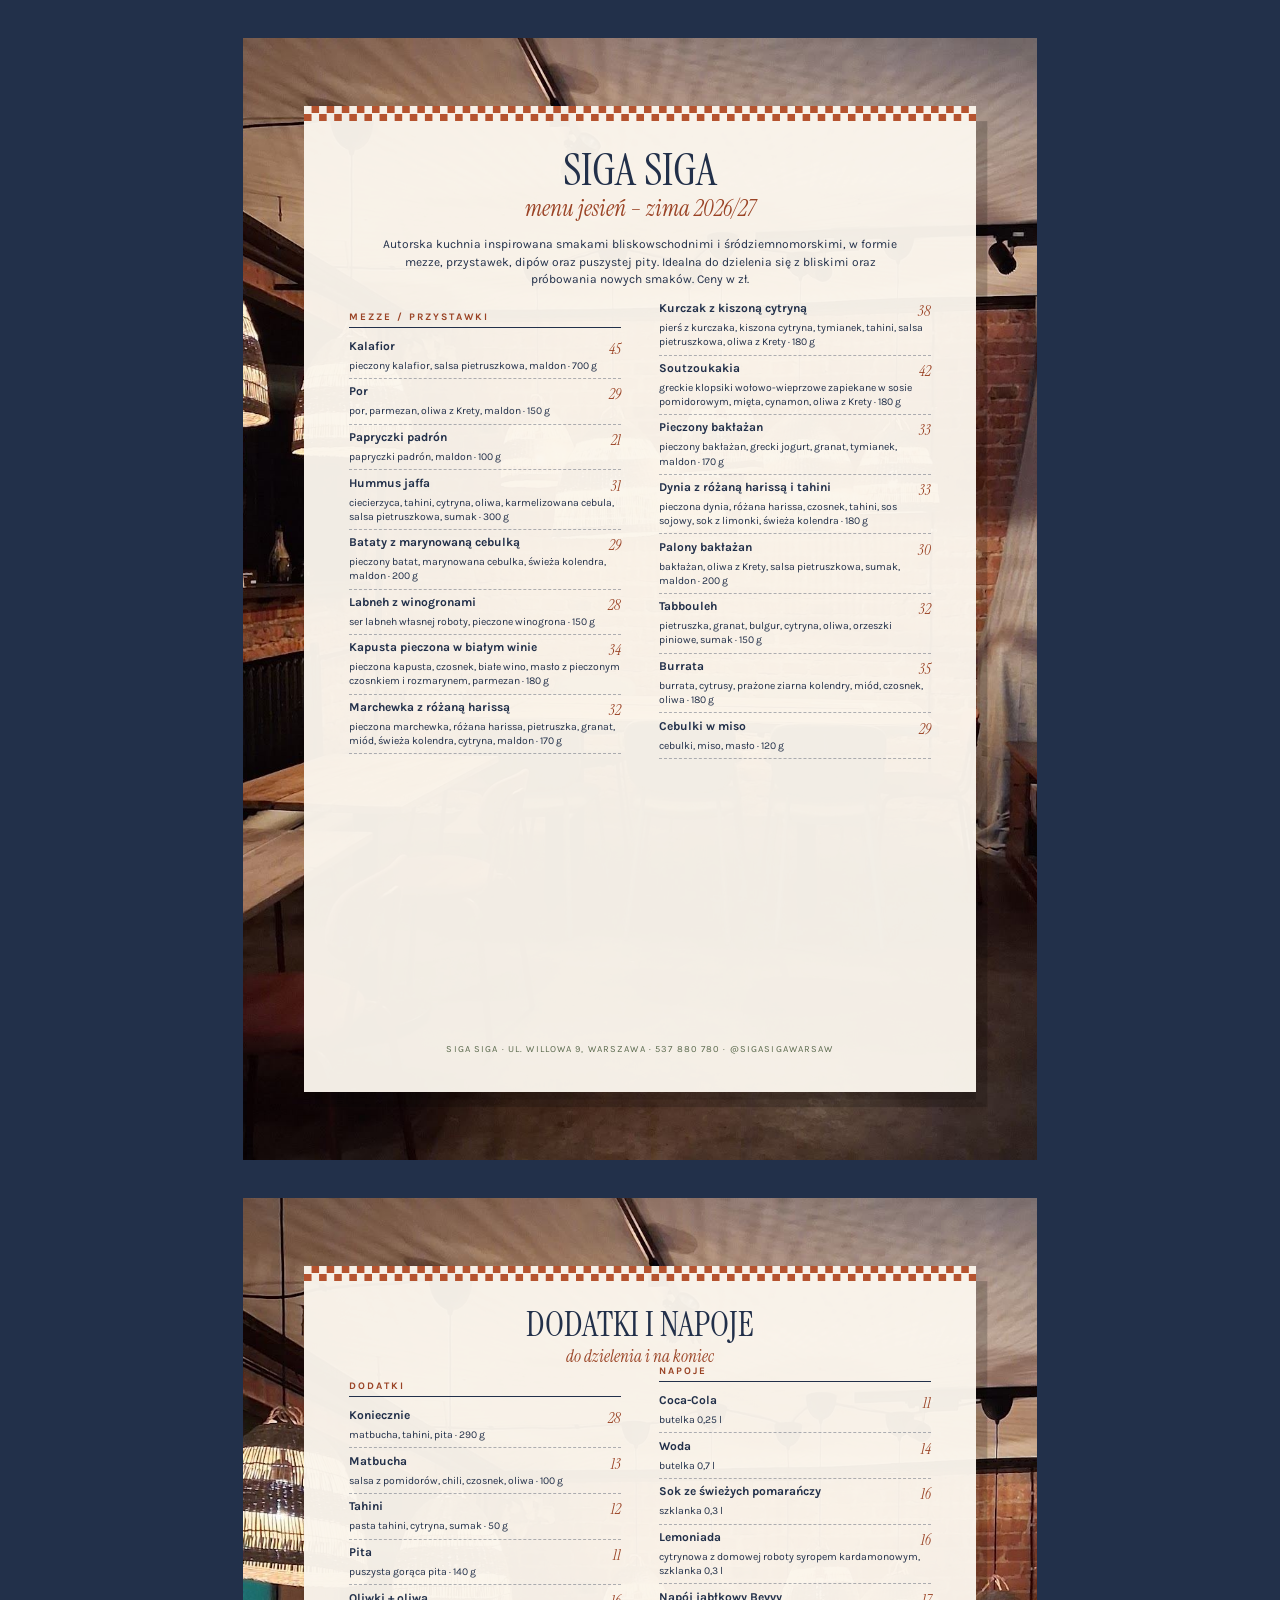
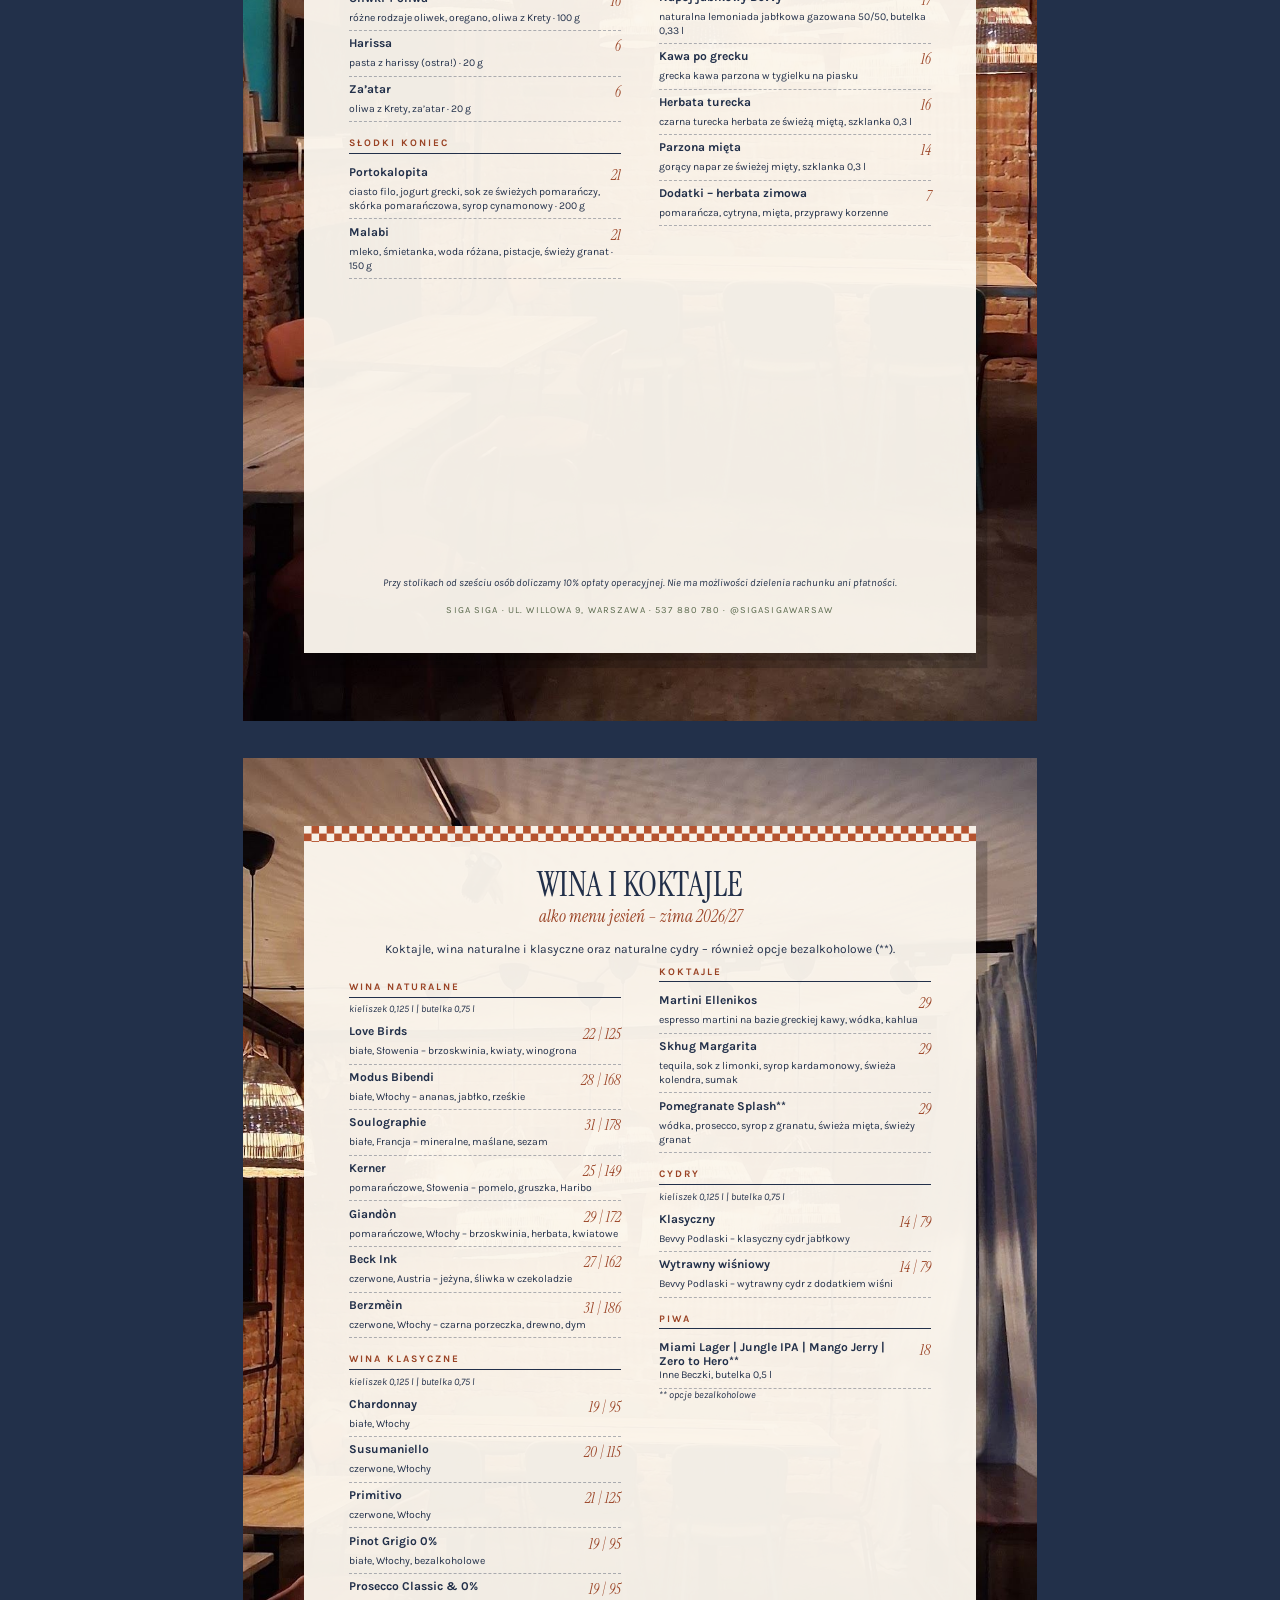
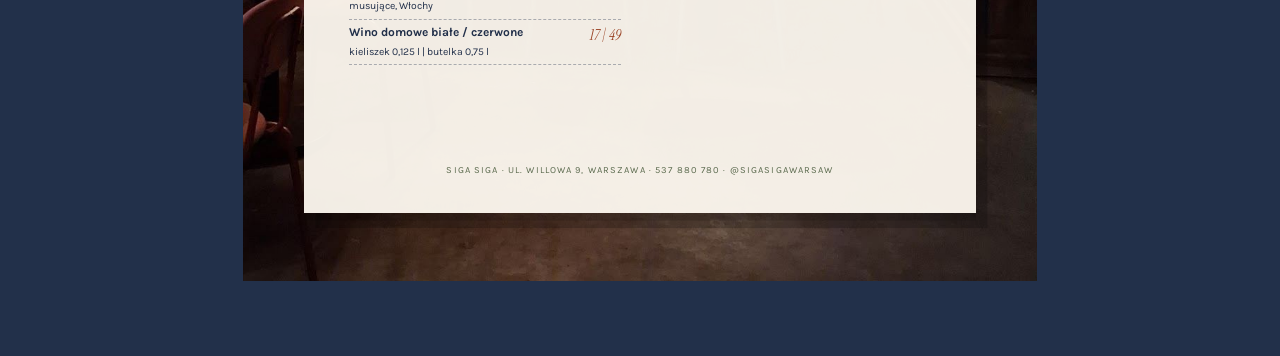
<file: karta-druk.html>
<!doctype html>
<html lang="pl">
<head>
<meta charset="utf-8">
<title>Siga Siga – karta jesień–zima 2026/27</title>
<!-- Karta do druku / PDF. Treść skopiowana z sekcji „Cała karta” w index.html (źródło: relacja „menu” na IG lokalu).
     Tło: img/wnetrze.jpg (Google Maps, Dorota Kolano – patrz img/ZRODLA.md). PDF: karta-siga-siga.pdf -->
<link rel="preconnect" href="https://fonts.googleapis.com">
<link rel="preconnect" href="https://fonts.gstatic.com" crossorigin>
<link href="https://fonts.googleapis.com/css2?family=Instrument+Serif:ital@0;1&family=Karla:wght@400;700&display=swap" rel="stylesheet">
<style>
@page { size: A4; margin: 0; }
* { box-sizing: border-box; }
html, body { margin: 0; background: #22304A; }
body { font-family: Karla, system-ui, sans-serif; color: #22304A; -webkit-print-color-adjust: exact; print-color-adjust: exact; }
.page { position: relative; width: 210mm; height: 297mm; overflow: hidden; background: #22304A url(img/wnetrze.jpg) center / cover no-repeat; break-after: page; }
.page:last-child { break-after: auto; }
.card { position: absolute; inset: 18mm 16mm; background: rgba(251, 246, 238, .96); padding: 0 12mm 10mm; display: flex; flex-direction: column; box-shadow: 0 2mm 0 rgba(0,0,0,.15), 3mm 4mm 0 rgba(0,0,0,.2); }
.checker { height: 4mm; margin: 0 -12mm 7mm; background: repeating-conic-gradient(#B5532F 0 25%, transparent 0 50%) 0 0 / 4mm 4mm; }
h1, h2 { font-family: 'Instrument Serif', Georgia, serif; font-weight: 400; text-transform: uppercase; text-align: center; margin: 0; line-height: 1; }
h1 { font-size: 34pt; }
h2 { font-size: 26pt; }
h1 em, h2 em { display: block; text-transform: none; font-size: .5em; color: #9A4325; margin-top: 1.5mm; }
.lead { text-align: center; font-size: 9pt; line-height: 1.45; margin: 4mm auto 2mm; max-width: 140mm; }
.cols { columns: 2; column-gap: 10mm; flex: 1; }
.carte__group { break-inside: avoid-column; }
.cols--mezze .carte__group { break-inside: auto; }
h4 { margin: 4mm 0 1.5mm; padding-bottom: 1mm; border-bottom: .4mm solid #22304A; font-size: 7.5pt; letter-spacing: .2em; text-transform: uppercase; color: #9A4325; }
.carte__unit { margin: 0 0 1mm; font-size: 7.5pt; font-style: italic; }
.carte__list { list-style: none; margin: 0; padding: 0; }
.carte__list li { display: grid; grid-template-columns: 1fr auto; column-gap: 3mm; padding: 1.4mm 0; border-bottom: .25mm dashed rgba(34,48,74,.35); break-inside: avoid; }
.carte__name { font-weight: 700; font-size: 9pt; }
.carte__price { font-family: 'Instrument Serif', Georgia, serif; font-style: italic; font-size: 11pt; color: #9A4325; white-space: nowrap; }
.carte__desc { grid-column: 1 / -1; font-size: 7.8pt; line-height: 1.35; }
.foot { text-align: center; font-size: 7.8pt; font-style: italic; margin: 3mm 0 0; }
.addr { text-align: center; font-size: 7pt; letter-spacing: .12em; text-transform: uppercase; margin: 4mm 0 0; color: #5C6B4F; }
@media screen { body { padding: 10mm 0; } .page { margin: 0 auto 10mm; } }
</style>
</head>
<body>
<section class="page" style="background-position:center 45%">
<div class="card">
<div class="checker"></div>
<h1>Siga Siga<em>menu jesień – zima 2026/27</em></h1>
<p class="lead">Autorska kuchnia inspirowana smakami bliskowschodnimi i śródziemnomorskimi, w formie mezze, przystawek, dipów oraz puszystej pity. Idealna do dzielenia się z bliskimi oraz próbowania nowych smaków. Ceny w zł.</p>
<div class="cols cols--mezze"><section class="carte__group" aria-labelledby="k-mezze">
<h4 id="k-mezze">Mezze / przystawki</h4>
<ul class="carte__list">
<li><span class="carte__name">Kalafior</span><span class="carte__price">45</span><span class="carte__desc">pieczony kalafior, salsa pietruszkowa, maldon · 700 g</span></li>
<li><span class="carte__name">Por</span><span class="carte__price">29</span><span class="carte__desc">por, parmezan, oliwa z Krety, maldon · 150 g</span></li>
<li><span class="carte__name">Papryczki padrón</span><span class="carte__price">21</span><span class="carte__desc">papryczki padrón, maldon · 100 g</span></li>
<li><span class="carte__name">Hummus jaffa</span><span class="carte__price">31</span><span class="carte__desc">ciecierzyca, tahini, cytryna, oliwa, karmelizowana cebula, salsa pietruszkowa, sumak · 300 g</span></li>
<li><span class="carte__name">Bataty z marynowaną cebulką</span><span class="carte__price">29</span><span class="carte__desc">pieczony batat, marynowana cebulka, świeża kolendra, maldon · 200 g</span></li>
<li><span class="carte__name">Labneh z winogronami</span><span class="carte__price">28</span><span class="carte__desc">ser labneh własnej roboty, pieczone winogrona · 150 g</span></li>
<li><span class="carte__name">Kapusta pieczona w białym winie</span><span class="carte__price">34</span><span class="carte__desc">pieczona kapusta, czosnek, białe wino, masło z pieczonym czosnkiem i rozmarynem, parmezan · 180 g</span></li>
<li><span class="carte__name">Marchewka z różaną harissą</span><span class="carte__price">32</span><span class="carte__desc">pieczona marchewka, różana harissa, pietruszka, granat, miód, świeża kolendra, cytryna, maldon · 170 g</span></li>
<li><span class="carte__name">Kurczak z kiszoną cytryną</span><span class="carte__price">38</span><span class="carte__desc">pierś z kurczaka, kiszona cytryna, tymianek, tahini, salsa pietruszkowa, oliwa z Krety · 180 g</span></li>
<li><span class="carte__name">Soutzoukakia</span><span class="carte__price">42</span><span class="carte__desc">greckie klopsiki wołowo-wieprzowe zapiekane w sosie pomidorowym, mięta, cynamon, oliwa z Krety · 180 g</span></li>
<li><span class="carte__name">Pieczony bakłażan</span><span class="carte__price">33</span><span class="carte__desc">pieczony bakłażan, grecki jogurt, granat, tymianek, maldon · 170 g</span></li>
<li><span class="carte__name">Dynia z różaną harissą i tahini</span><span class="carte__price">33</span><span class="carte__desc">pieczona dynia, różana harissa, czosnek, tahini, sos sojowy, sok z limonki, świeża kolendra · 180 g</span></li>
<li><span class="carte__name">Palony bakłażan</span><span class="carte__price">30</span><span class="carte__desc">bakłażan, oliwa z Krety, salsa pietruszkowa, sumak, maldon · 200 g</span></li>
<li><span class="carte__name">Tabbouleh</span><span class="carte__price">32</span><span class="carte__desc">pietruszka, granat, bulgur, cytryna, oliwa, orzeszki piniowe, sumak · 150 g</span></li>
<li><span class="carte__name">Burrata</span><span class="carte__price">35</span><span class="carte__desc">burrata, cytrusy, prażone ziarna kolendry, miód, czosnek, oliwa · 180 g</span></li>
<li><span class="carte__name">Cebulki w miso</span><span class="carte__price">29</span><span class="carte__desc">cebulki, miso, masło · 120 g</span></li>
</ul>
</section></div>
<p class="addr">Siga Siga · ul. Willowa 9, Warszawa · 537 880 780 · @sigasigawarsaw</p>
</div>
</section>

<section class="page" style="background-position:20% 50%">
<div class="card">
<div class="checker"></div>
<h2>Dodatki i napoje<em>do dzielenia i na koniec</em></h2>
<div class="cols"><section class="carte__group" aria-labelledby="k-dodatki">
<h4 id="k-dodatki">Dodatki</h4>
<ul class="carte__list">
<li><span class="carte__name">Koniecznie</span><span class="carte__price">28</span><span class="carte__desc">matbucha, tahini, pita · 290 g</span></li>
<li><span class="carte__name">Matbucha</span><span class="carte__price">13</span><span class="carte__desc">salsa z pomidorów, chili, czosnek, oliwa · 100 g</span></li>
<li><span class="carte__name">Tahini</span><span class="carte__price">12</span><span class="carte__desc">pasta tahini, cytryna, sumak · 50 g</span></li>
<li><span class="carte__name">Pita</span><span class="carte__price">11</span><span class="carte__desc">puszysta gorąca pita · 140 g</span></li>
<li><span class="carte__name">Oliwki + oliwa</span><span class="carte__price">16</span><span class="carte__desc">różne rodzaje oliwek, oregano, oliwa z Krety · 100 g</span></li>
<li><span class="carte__name">Harissa</span><span class="carte__price">6</span><span class="carte__desc">pasta z harissy (ostra!) · 20 g</span></li>
<li><span class="carte__name">Za’atar</span><span class="carte__price">6</span><span class="carte__desc">oliwa z Krety, za’atar · 20 g</span></li>
</ul>
</section><section class="carte__group" aria-labelledby="k-slodkie">
<h4 id="k-slodkie">Słodki koniec</h4>
<ul class="carte__list">
<li><span class="carte__name">Portokalopita</span><span class="carte__price">21</span><span class="carte__desc">ciasto filo, jogurt grecki, sok ze świeżych pomarańczy, skórka pomarańczowa, syrop cynamonowy · 200 g</span></li>
<li><span class="carte__name">Malabi</span><span class="carte__price">21</span><span class="carte__desc">mleko, śmietanka, woda różana, pistacje, świeży granat · 150 g</span></li>
</ul>
</section><section class="carte__group" aria-labelledby="k-napoje">
<h4 id="k-napoje">Napoje</h4>
<ul class="carte__list">
<li><span class="carte__name">Coca-Cola</span><span class="carte__price">11</span><span class="carte__desc">butelka 0,25 l</span></li>
<li><span class="carte__name">Woda</span><span class="carte__price">14</span><span class="carte__desc">butelka 0,7 l</span></li>
<li><span class="carte__name">Sok ze świeżych pomarańczy</span><span class="carte__price">16</span><span class="carte__desc">szklanka 0,3 l</span></li>
<li><span class="carte__name">Lemoniada</span><span class="carte__price">16</span><span class="carte__desc">cytrynowa z domowej roboty syropem kardamonowym, szklanka 0,3 l</span></li>
<li><span class="carte__name">Napój jabłkowy Bevvy</span><span class="carte__price">17</span><span class="carte__desc">naturalna lemoniada jabłkowa gazowana 50/50, butelka 0,33 l</span></li>
<li><span class="carte__name">Kawa po grecku</span><span class="carte__price">16</span><span class="carte__desc">grecka kawa parzona w tygielku na piasku</span></li>
<li><span class="carte__name">Herbata turecka</span><span class="carte__price">16</span><span class="carte__desc">czarna turecka herbata ze świeżą miętą, szklanka 0,3 l</span></li>
<li><span class="carte__name">Parzona mięta</span><span class="carte__price">14</span><span class="carte__desc">gorący napar ze świeżej mięty, szklanka 0,3 l</span></li>
<li><span class="carte__name">Dodatki – herbata zimowa</span><span class="carte__price">7</span><span class="carte__desc">pomarańcza, cytryna, mięta, przyprawy korzenne</span></li>
</ul>
</section></div>
<p class="foot">Przy stolikach od sześciu osób doliczamy 10% opłaty operacyjnej. Nie ma możliwości dzielenia rachunku ani płatności.</p>
<p class="addr">Siga Siga · ul. Willowa 9, Warszawa · 537 880 780 · @sigasigawarsaw</p>
</div>
</section>

<section class="page" style="background-position:80% 50%">
<div class="card">
<div class="checker"></div>
<h2>Wina i koktajle<em>alko menu jesień – zima 2026/27</em></h2>
<p class="lead">Koktajle, wina naturalne i klasyczne oraz naturalne cydry – również opcje bezalkoholowe (**).</p>
<div class="cols"><section class="carte__group" aria-labelledby="k-wina-nat">
<h4 id="k-wina-nat">Wina naturalne</h4>
<p class="carte__unit">kieliszek 0,125 l | butelka 0,75 l</p>
<ul class="carte__list">
<li><span class="carte__name">Love Birds</span><span class="carte__price">22 | 125</span><span class="carte__desc">białe, Słowenia – brzoskwinia, kwiaty, winogrona</span></li>
<li><span class="carte__name">Modus Bibendi</span><span class="carte__price">28 | 168</span><span class="carte__desc">białe, Włochy – ananas, jabłko, rześkie</span></li>
<li><span class="carte__name">Soulographie</span><span class="carte__price">31 | 178</span><span class="carte__desc">białe, Francja – mineralne, maślane, sezam</span></li>
<li><span class="carte__name">Kerner</span><span class="carte__price">25 | 149</span><span class="carte__desc">pomarańczowe, Słowenia – pomelo, gruszka, Haribo</span></li>
<li><span class="carte__name">Giandòn</span><span class="carte__price">29 | 172</span><span class="carte__desc">pomarańczowe, Włochy – brzoskwinia, herbata, kwiatowe</span></li>
<li><span class="carte__name">Beck Ink</span><span class="carte__price">27 | 162</span><span class="carte__desc">czerwone, Austria – jeżyna, śliwka w czekoladzie</span></li>
<li><span class="carte__name">Berzmèin</span><span class="carte__price">31 | 186</span><span class="carte__desc">czerwone, Włochy – czarna porzeczka, drewno, dym</span></li>
</ul>
</section><section class="carte__group" aria-labelledby="k-wina-klas">
<h4 id="k-wina-klas">Wina klasyczne</h4>
<p class="carte__unit">kieliszek 0,125 l | butelka 0,75 l</p>
<ul class="carte__list">
<li><span class="carte__name">Chardonnay</span><span class="carte__price">19 | 95</span><span class="carte__desc">białe, Włochy</span></li>
<li><span class="carte__name">Susumaniello</span><span class="carte__price">20 | 115</span><span class="carte__desc">czerwone, Włochy</span></li>
<li><span class="carte__name">Primitivo</span><span class="carte__price">21 | 125</span><span class="carte__desc">czerwone, Włochy</span></li>
<li><span class="carte__name">Pinot Grigio 0%</span><span class="carte__price">19 | 95</span><span class="carte__desc">białe, Włochy, bezalkoholowe</span></li>
<li><span class="carte__name">Prosecco Classic &amp; 0%</span><span class="carte__price">19 | 95</span><span class="carte__desc">musujące, Włochy</span></li>
<li><span class="carte__name">Wino domowe białe / czerwone</span><span class="carte__price">17 | 49</span><span class="carte__desc">kieliszek 0,125 l | butelka 0,75 l</span></li>
</ul>
</section><section class="carte__group" aria-labelledby="k-koktajle">
<h4 id="k-koktajle">Koktajle</h4>
<ul class="carte__list">
<li><span class="carte__name">Martini Ellenikos</span><span class="carte__price">29</span><span class="carte__desc">espresso martini na bazie greckiej kawy, wódka, kahlua</span></li>
<li><span class="carte__name">Skhug Margarita</span><span class="carte__price">29</span><span class="carte__desc">tequila, sok z limonki, syrop kardamonowy, świeża kolendra, sumak</span></li>
<li><span class="carte__name">Pomegranate Splash**</span><span class="carte__price">29</span><span class="carte__desc">wódka, prosecco, syrop z granatu, świeża mięta, świeży granat</span></li>
</ul>
</section><section class="carte__group" aria-labelledby="k-cydry">
<h4 id="k-cydry">Cydry</h4>
<p class="carte__unit">kieliszek 0,125 l | butelka 0,75 l</p>
<ul class="carte__list">
<li><span class="carte__name">Klasyczny</span><span class="carte__price">14 | 79</span><span class="carte__desc">Bevvy Podlaski – klasyczny cydr jabłkowy</span></li>
<li><span class="carte__name">Wytrawny wiśniowy</span><span class="carte__price">14 | 79</span><span class="carte__desc">Bevvy Podlaski – wytrawny cydr z dodatkiem wiśni</span></li>
</ul>
</section><section class="carte__group" aria-labelledby="k-piwa">
<h4 id="k-piwa">Piwa</h4>
<ul class="carte__list">
<li><span class="carte__name">Miami Lager | Jungle IPA | Mango Jerry | Zero to Hero**</span><span class="carte__price">18</span><span class="carte__desc">Inne Beczki, butelka 0,5 l</span></li>
</ul>
</section><p class="carte__unit">** opcje bezalkoholowe</p></div>
<p class="addr">Siga Siga · ul. Willowa 9, Warszawa · 537 880 780 · @sigasigawarsaw</p>
</div>
</section>

</body>
</html>
</file>
<file: style.css>
/* =========================================================
   Siga Siga – style
   Mobile-first. Wszystkie elementy widoczne od razu (bez animacji pojawiania się).
   ========================================================= */

:root {
  --sand: #F1E6D6;        /* tło */
  --paper: #FBF6EE;       /* karty, polaroidy */
  --terra: #B5532F;       /* terakota – akcenty, przyciski (biały tekst: 4.9:1) */
  --terra-dark: #9A4325;  /* terakota do drobnego tekstu na piasku (5.3:1) */
  --sage: #8A9A7B;        /* szałwia – tła/dekoracje */
  --sage-dark: #5C6B4F;   /* szałwia do tekstu na piasku (4.6:1) */
  --sage-light: #DCE2D3;
  --navy: #22304A;        /* tekst (10.7:1 na piasku) */
  --white: #FFFFFF;

  --serif: "Instrument Serif", Georgia, "Times New Roman", serif;
  --sans: "Karla", system-ui, -apple-system, "Segoe UI", sans-serif;

  --gutter: clamp(1.25rem, 5vw, 4rem);
  --space: clamp(4.5rem, 12vw, 10rem);
  --radius: 14px;
}

*, *::before, *::after { box-sizing: border-box; }

html { scroll-behavior: smooth; -webkit-text-size-adjust: 100%; }
@media (prefers-reduced-motion: reduce) { html { scroll-behavior: auto; } }

body {
  margin: 0;
  background: var(--sand);
  color: var(--navy);
  font-family: var(--sans);
  font-size: 1.0625rem;
  line-height: 1.65;
  overflow-x: hidden;
}

img { display: block; max-width: 100%; height: auto; }
a { color: inherit; text-underline-offset: 0.2em; text-decoration-thickness: 1px; }
a:hover { color: var(--terra-dark); }
:focus-visible { outline: 3px solid var(--terra); outline-offset: 3px; border-radius: 4px; }

h1, h2, h3 { font-family: var(--serif); font-weight: 400; line-height: 1.02; margin: 0; }
em { font-style: italic; }

.visually-hidden {
  position: absolute !important; width: 1px; height: 1px; padding: 0; margin: -1px;
  overflow: hidden; clip: rect(0 0 0 0); white-space: nowrap; border: 0;
}
.skip-link {
  position: absolute; left: 1rem; top: -4rem; z-index: 100;
  background: var(--navy); color: var(--sand); padding: .6rem 1rem; border-radius: 999px;
}
.skip-link:focus { top: 1rem; }

/* ---------- Kratka (pasek szachownicy) ---------- */
.checker {
  height: 14px;
  background: repeating-conic-gradient(var(--terra) 0 25%, transparent 0 50%) 0 0 / 14px 14px;
}
.checker--small { height: 10px; background-size: 10px 10px; }

/* ---------- Header ---------- */
.site-header {
  position: sticky; top: 0; z-index: 50;
  display: grid; grid-template-columns: 1fr auto 1fr; align-items: center;
  gap: 1rem; padding: .9rem var(--gutter);
  background: var(--sand);
}
.logo {
  font-family: var(--serif); font-size: 1.5rem; letter-spacing: .14em;
  text-transform: uppercase; text-decoration: none; white-space: nowrap;
}
.site-header .nav-toggle { justify-self: start; }
.site-header .pill--solid { justify-self: end; }

.pill {
  display: inline-flex; align-items: center; justify-content: center;
  min-height: 44px; padding: .35rem 1.1rem;
  border: 1.5px solid var(--navy); border-radius: 50%/50%;
  background: var(--paper); color: var(--navy);
  font: italic 1.05rem/1 var(--serif); letter-spacing: .02em;
  text-decoration: none; cursor: pointer;
  transform: rotate(-4deg);
}
.pill:hover { background: var(--navy); color: var(--sand); }
.pill--solid { background: var(--terra); border-color: var(--terra); color: var(--white); transform: rotate(3deg); }
.pill--solid:hover { background: var(--terra-dark); border-color: var(--terra-dark); color: var(--white); }

.nav-card {
  position: absolute; top: calc(100% + .25rem); left: var(--gutter);
  width: min(22rem, calc(100vw - 2 * var(--gutter)));
  background: var(--paper); border: 1.5px solid var(--navy);
  padding: 1rem 1.25rem; transform: rotate(-2deg);
  box-shadow: 8px 10px 0 rgba(34, 48, 74, .12);
}
.nav-card[hidden] { display: none; }
.nav-card ul { list-style: none; margin: 0; padding: 0; }
.nav-card li + li { border-top: 1px solid rgba(34, 48, 74, .25); }
.nav-card a {
  display: flex; justify-content: space-between; padding: .8rem 0;
  font: italic 1.6rem/1.1 var(--serif); text-decoration: none;
}

/* ---------- Typografia pomocnicza ---------- */
.eyebrow {
  margin: 0 0 1.5rem; font-size: .8rem; font-weight: 700;
  letter-spacing: .16em; text-transform: uppercase; color: var(--terra-dark);
}
.display {
  position: relative; display: inline-block;
  font-size: clamp(2.6rem, 9vw, 6.5rem); text-transform: uppercase;
  text-align: center; color: var(--sand); line-height: .98;
}
.display--dark { color: var(--navy); }

/* kropki po bokach linii – jak ozdobniki na kartach menu */
.dotline { position: relative; display: inline-block; padding: 0 .55em; white-space: nowrap; }
.dotline::before, .dotline::after {
  content: "·"; position: absolute; top: 50%; transform: translateY(-50%);
  font-size: .5em; color: var(--terra);
}
.dotline::before { left: 0; }
.dotline::after { right: 0; }

/* ---------- Przyciski ---------- */
.btn {
  display: inline-flex; align-items: center; justify-content: center;
  min-height: 48px; padding: .8rem 1.8rem;
  background: var(--terra); color: var(--white);
  border-radius: 999px; text-decoration: none;
  font-weight: 700; letter-spacing: .04em;
}
.btn:hover { background: var(--terra-dark); color: var(--white); }
.link-arrow { font-weight: 700; color: var(--navy); }

/* ---------- Naklejki ---------- */
.sticker {
  position: absolute; z-index: 3;
  display: inline-flex; align-items: center; justify-content: center;
  font: italic 1rem/1.05 var(--serif); text-transform: none; text-align: center;
  color: var(--navy); background: var(--paper); pointer-events: none;
}
.sticker--oval {
  padding: .5rem 1.1rem; border: 1.5px solid currentColor; border-radius: 50%;
  right: -1.5rem; bottom: -.6rem; transform: rotate(-12deg);
  font-size: clamp(1rem, 2.4vw, 1.4rem); letter-spacing: .04em;
}
.sticker--terra { color: var(--terra-dark); }
.sticker--diamond {
  width: 4.6rem; height: 4.6rem; top: -1.2rem; right: -1rem;
  background: var(--sage-light); border: 1.5px solid var(--sage-dark);
  transform: rotate(45deg); font-size: .85rem;
}
.sticker--diamond { display: grid; place-items: center; }
.sticker--diamond { line-height: 1; }
.sticker--diamond > * { transform: rotate(-45deg); }
.sticker--scallop {
  width: 5.2rem; height: 5.2rem; top: -1.4rem; right: -1.2rem;
  border-radius: 50%; background: #F3D9CB; color: var(--terra-dark);
  border: 2px dotted var(--terra-dark); outline: 4px solid #F3D9CB;
  transform: rotate(12deg); font-size: .95rem;
}

/* ---------- 1. Hero ---------- */
/* Zdjęcie w tle w zaokrąglonej ramce z marginesem; granatowa nakładka trzyma kontrast tekstu (>7:1) */
.hero {
  position: relative; isolation: isolate; overflow: hidden;
  margin: .25rem var(--gutter) clamp(2rem, 5vw, 3.5rem);
  min-height: min(88vh, 54rem);
  padding: clamp(4rem, 12vw, 8rem) clamp(1.25rem, 5vw, 4rem);
  border-radius: var(--radius);
  text-align: center; display: flex; flex-direction: column; align-items: center; justify-content: center;
  background: var(--navy); color: var(--sand);
}
.hero__bg {
  position: absolute; inset: 0; z-index: -2;
  width: 100%; height: 100%; object-fit: cover; object-position: 30% 45%;
}
.hero::before {
  content: ""; position: absolute; inset: 0; z-index: -1;
  background:
    radial-gradient(ellipse at center, rgba(52, 26, 14, .66) 0%, rgba(40, 20, 12, .5) 85%);
}
.hero .eyebrow { color: #F3D9CB; }
.hero__title {
  font-size: clamp(2.3rem, 9.5vw, 7rem); text-transform: uppercase;
  line-height: .98; color: var(--sand); max-width: 16ch;
  text-shadow: 0 2px 24px rgba(0, 0, 0, .35);
}
.hero__title em { color: #F0B49A; text-transform: none; }
.hero .dotline::before, .hero .dotline::after { color: #F0B49A; }
.hero__lead {
  max-width: 34rem; margin: 2rem auto 2.25rem; text-shadow: 0 1px 12px rgba(0, 0, 0, .5);
  font-size: clamp(1.05rem, 2vw, 1.25rem);
}

/* ---------- Pasek haseł ---------- */
.ticker {
  overflow: hidden; border-block: 1.5px solid var(--navy);
  padding: .7rem 0; background: var(--sand);
}
.ticker__track {
  display: flex; width: max-content;
  animation: ticker 70s linear infinite;
}
.ticker span {
  font-size: .78rem; font-weight: 700; letter-spacing: .18em; text-transform: uppercase;
  white-space: nowrap; padding: 0 1.4rem; position: relative;
}
.ticker span::after { content: "✶"; position: absolute; right: -.35rem; color: var(--terra); }
@keyframes ticker { to { transform: translateX(-50%); } }
@media (prefers-reduced-motion: reduce) { .ticker__track { animation: none; } }

/* ---------- Duże zdjęcie z kartą ---------- */
.feature { position: relative; padding: clamp(2rem, 5vw, 3.5rem) var(--gutter) 0; }
.feature__photo { display: block; width: 100%; height: 62vh; min-height: 22rem; object-fit: cover; object-position: center 40%; border-radius: var(--radius); }
.paper-card {
  position: relative; background: var(--paper);
  border: 1.5px solid var(--navy); padding: 1.25rem 1.5rem 1.5rem;
  box-shadow: 10px 12px 0 rgba(34, 48, 74, .14);
}
.paper-card::before { /* wewnętrzna ramka jak na karcie menu */
  content: ""; position: absolute; inset: 6px; border: 1px solid rgba(34, 48, 74, .35); pointer-events: none;
}
.feature__card {
  margin: -6rem auto 0; width: min(92%, 30rem); transform: rotate(-3deg);
}
.paper-card__kicker {
  margin: 0 0 .5rem; text-align: center; font: 1rem/1 var(--serif);
  letter-spacing: .2em; text-transform: uppercase; color: var(--terra-dark);
}
.card-list { list-style: none; margin: 0; padding: 0; position: relative; }
.card-list li { border-bottom: 1px solid rgba(34, 48, 74, .3); }
.card-list li > * {
  display: flex; justify-content: space-between; padding: .75rem 0;
  font: italic clamp(1.35rem, 3.5vw, 1.8rem)/1.15 var(--serif); text-decoration: none;
}

/* ---------- Placeholder zdjęcia ---------- */
.ph {
  display: grid; place-items: center; padding: 1.5rem;
  background:
    repeating-linear-gradient(45deg, rgba(34,48,74,.05) 0 10px, transparent 10px 20px),
    #CFCAC2;
  color: var(--navy); text-align: center; font-size: .9rem; line-height: 1.45;
}
.ph span { max-width: 26rem; background: rgba(251, 246, 238, .85); padding: .6rem .9rem; border-radius: 8px; }
.ph--square { aspect-ratio: 1 / 1; }

/* ---------- Ciemny pas (menu) ---------- */
.band { padding: var(--space) 0 clamp(3.5rem, 8vw, 6rem); margin-top: clamp(3rem, 8vw, 6rem); }
.band--navy { background: var(--navy); color: var(--sand); }
.band__head {
  display: flex; flex-direction: column; align-items: center; text-align: center;
  padding: 0 var(--gutter);
}
.band__intro { max-width: 30rem; margin: 2.5rem auto 1.5rem; font-size: 1.05rem; }
.band__note { text-align: center; margin: 2.5rem var(--gutter) 0; font-size: .95rem; opacity: .95; }
.band--navy .sticker--oval { color: var(--navy); }

.legend {
  list-style: none; margin: 0; padding: 0;
  display: flex; flex-wrap: wrap; justify-content: center; gap: .75rem 1.5rem; font-size: .9rem;
}
.legend li { display: flex; align-items: center; gap: .5rem; }

.tag {
  display: inline-block; padding: .15rem .65rem; border-radius: 999px;
  font-size: .75rem; font-weight: 700; letter-spacing: .06em; text-transform: uppercase;
  line-height: 1.5;
}
.tag--vegan { background: var(--sage-light); color: #3F4C35; }          /* 8.3:1 */
.tag--veg { background: var(--paper); color: var(--sage-dark); box-shadow: inset 0 0 0 1.5px var(--sage-dark); }

/* ---------- Polaroidy (zdjęcia przechylone w ramkach) ---------- */
.polaroids {
  list-style: none; margin: 3.5rem 0 0; padding: 1.5rem var(--gutter) 2rem;
  display: grid; grid-auto-flow: column; grid-auto-columns: min(78vw, 20rem);
  gap: 1.75rem; overflow-x: auto; scroll-snap-type: x mandatory;
  scrollbar-width: thin;
}
.polaroid {
  position: relative; scroll-snap-align: center;
  background: var(--paper); color: var(--navy);
  padding: .8rem .8rem 1.25rem;
  box-shadow: 0 2px 0 rgba(0,0,0,.08), 6px 8px 0 rgba(0,0,0,.12);
}
/* odręczna ramka obok zdjęcia */
.polaroid::before {
  content: ""; position: absolute; inset: -7px -5px -6px -8px;
  border: 1.5px solid currentColor; opacity: .55; transform: rotate(1.2deg); pointer-events: none;
}
.band--navy .polaroid::before { border-color: var(--sand); opacity: .7; }
.polaroid:nth-child(4n+1) { transform: rotate(-2deg); }
.polaroid:nth-child(4n+2) { transform: rotate(1.5deg) translateY(1.5rem); }
.polaroid:nth-child(4n+3) { transform: rotate(-1deg); }
.polaroid:nth-child(4n+4) { transform: rotate(2deg) translateY(1rem); }

.polaroid img { width: 100%; aspect-ratio: 4 / 3; object-fit: cover; }
.polaroid .polaroid__photo { aspect-ratio: 4 / 5; }
.polaroid h3 { font-size: 1.65rem; margin: 1rem 0 .35rem; line-height: 1.05; }
.polaroid p { margin: 0; font-size: .95rem; line-height: 1.5; }
.polaroid__meta {
  display: flex; flex-wrap: wrap; align-items: center; justify-content: space-between;
  gap: .5rem; margin-top: .9rem !important; padding-top: .7rem;
  border-top: 1px dashed rgba(34, 48, 74, .35);
}
.price { font: italic 1rem/1 var(--serif); color: var(--terra-dark); margin-left: auto; }
.tag--unknown { background: transparent; color: var(--terra-dark); box-shadow: inset 0 0 0 1.5px var(--terra-dark); text-transform: none; letter-spacing: 0; font-weight: 500; }

/* ---------- Cała karta (papierowa kartka na granatowym tle) ---------- */
.carte {
  position: relative; max-width: 72rem; margin: clamp(3.5rem, 8vw, 5.5rem) var(--gutter) 0;
  background: var(--paper); color: var(--navy); border-radius: var(--radius);
  padding: 0 clamp(1.25rem, 4vw, 3.5rem) clamp(2rem, 5vw, 3.5rem); overflow: hidden;
}
@media (min-width: 75rem) { .carte { margin-inline: auto; } }
.carte > .checker { margin: 0 calc(-1 * clamp(1.25rem, 4vw, 3.5rem)) clamp(1.75rem, 4vw, 2.5rem); }
.carte__title { font: 400 clamp(2.2rem, 7vw, 3.6rem)/1 var(--serif); text-transform: uppercase; text-align: center; margin: 0; }
.carte__title em { display: block; text-transform: none; font-size: .55em; color: var(--terra-dark); margin-top: .35rem; }
.carte { scroll-margin-top: 5rem; }
.carte__title--drinks { margin-top: clamp(3rem, 7vw, 4.5rem); padding-top: clamp(2.5rem, 6vw, 3.5rem); border-top: 1.5px solid var(--navy); }
.carte__lead { max-width: 38rem; margin: 1rem auto 2rem; text-align: center; font-size: .98rem; line-height: 1.55; }
.carte__cols { display: grid; gap: 0 clamp(2rem, 5vw, 4rem); }
@media (min-width: 760px) { .carte__cols { grid-template-columns: 1fr 1fr; } }
.carte__group h4 {
  margin: 1.75rem 0 .6rem; padding-bottom: .4rem; border-bottom: 1.5px solid var(--navy);
  font: 700 .8rem/1.3 var(--sans); letter-spacing: .2em; text-transform: uppercase; color: var(--terra-dark);
}
.carte__unit { margin: 0 0 .5rem; font-size: .85rem; font-style: italic; }
.carte__list { list-style: none; margin: 0; padding: 0; }
.carte__list li {
  display: grid; grid-template-columns: 1fr auto; column-gap: 1rem;
  padding: .6rem 0; border-bottom: 1px dashed rgba(34, 48, 74, .3);
}
.carte__name { font-weight: 700; }
.carte__price { font: italic 1.1rem/1.2 var(--serif); color: var(--terra-dark); white-space: nowrap; }
.carte__desc { grid-column: 1 / -1; font-size: .9rem; line-height: 1.45; margin-top: .15rem; }
.carte__foot { margin: 2.5rem auto 0; max-width: 40rem; text-align: center; font-size: .9rem; font-style: italic; }

.polaroid__caption { margin-top: .8rem !important; font: italic 1.15rem/1.2 var(--serif) !important; text-align: center; }

/* ---------- 3. Jak u nas jest ---------- */
.house { padding: var(--space) 0 0; }
.house__head { text-align: center; padding: 0 var(--gutter); }
.rules {
  list-style: none; margin: 3.5rem auto 0; padding: 0 var(--gutter);
  max-width: 62rem; display: grid; gap: 0;
}
.rule {
  display: grid; grid-template-columns: 3rem 1fr; gap: 1rem;
  padding: 1.6rem 0; border-top: 1.5px solid var(--navy);
}
.rule:last-child { border-bottom: 1.5px solid var(--navy); }
.rule__num { font: italic 1.1rem/1.6 var(--serif); color: var(--terra-dark); }
.rule h3 { font-size: clamp(1.7rem, 4vw, 2.4rem); margin-bottom: .4rem; }
.rule p { margin: 0; max-width: 36rem; }

.drawings__title {
  text-align: center; margin: var(--space) var(--gutter) 0;
  font-size: clamp(2rem, 6vw, 3.6rem); font-style: italic;
}
.polaroids--light { margin-top: 2rem; }

/* ---------- 4. Godziny ---------- */
.hours {
  margin-top: var(--space); padding: var(--space) var(--gutter);
  background:
    radial-gradient(circle at 20% 30%, rgba(255,255,255,.12) 0 18%, transparent 19%),
    radial-gradient(circle at 85% 75%, rgba(34,48,74,.10) 0 22%, transparent 23%),
    var(--sage);
}
.ticket {
  position: relative; max-width: 34rem; margin: 0 auto;
  background: var(--paper); border: 1.5px solid var(--navy);
  padding: 0 clamp(1.25rem, 5vw, 2.5rem) 2rem;
  transform: rotate(-1.5deg);
  box-shadow: 12px 14px 0 rgba(34, 48, 74, .18);
}
.ticket > .checker { margin: 0 calc(-1 * clamp(1.25rem, 5vw, 2.5rem)) 1.5rem; }
.ticket__kicker {
  margin: 0; text-align: center; font: 1rem/1 var(--serif);
  letter-spacing: .25em; text-transform: uppercase; color: var(--terra-dark);
}
.ticket__title {
  text-align: center; font-size: clamp(2.6rem, 9vw, 4rem); text-transform: uppercase; margin: .4rem 0 .5rem;
}
.ticket__title em { text-transform: none; color: var(--terra-dark); }
.hours__status {
  text-align: center; margin: 0 0 1.25rem; min-height: 1.6em;
  font-weight: 700; color: var(--sage-dark);
}
.hours__status.is-closed-now { color: var(--terra-dark); }

.hours__table { width: 100%; border-collapse: collapse; font-size: 1.05rem; }
.hours__table th, .hours__table td {
  padding: .65rem 0; border-bottom: 1px solid rgba(34, 48, 74, .25); text-align: left;
}
.hours__table th { font-weight: 500; }
.hours__table td { text-align: right; }
.hours__table tr.is-open td { font-weight: 700; }
.hours__table tr.is-closed { color: #5B6273; }               /* 5.6:1 na papierze */
.hours__table tr.is-closed td { font-style: italic; }
.hours__table tr.is-unknown td { color: var(--terra-dark); font-weight: 700; }
.hours__table tr.is-today th::before {
  content: "dziś"; display: inline-block; margin-right: .5rem; padding: 0 .5rem;
  font-size: .7rem; font-weight: 700; letter-spacing: .1em; text-transform: uppercase;
  background: var(--terra); color: var(--white); border-radius: 999px; vertical-align: 2px;
}
.ticket__rows { margin-top: 1.5rem; display: grid; gap: .25rem; font-size: .95rem; }
.ticket__rows p { margin: 0; display: flex; gap: .75rem; flex-wrap: wrap; }
.ticket__rows .rule__num { min-width: 1.6rem; line-height: inherit; }
.ticket__sticker { right: -1rem; bottom: -1.2rem; }

/* ---------- 5. Kontakt ---------- */
.contact { padding: var(--space) var(--gutter); text-align: center; }
.contact__grid {
  display: grid; gap: 3rem; margin: 3rem auto 0; max-width: 72rem; text-align: left;
}
.contact__info { font-style: normal; }
.contact__info dl { margin: 0 0 2rem; }
.contact__info dl > div { padding: 1rem 0; border-top: 1.5px solid var(--navy); }
.contact__info dl > div:last-child { border-bottom: 1.5px solid var(--navy); }
.contact__info dt {
  font-size: .78rem; font-weight: 700; letter-spacing: .16em; text-transform: uppercase; color: var(--terra-dark);
}
.contact__info dd { margin: .25rem 0 0; font: 1.6rem/1.2 var(--serif); }
.contact__info dd a { text-decoration-color: var(--terra); }
.contact__actions { display: flex; flex-wrap: wrap; align-items: center; gap: 1rem 1.75rem; }
.frame {
  position: relative; background: var(--paper); padding: .7rem; transform: rotate(1deg);
  box-shadow: 8px 10px 0 rgba(34, 48, 74, .12);
}
.frame::before {
  content: ""; position: absolute; inset: -8px -6px -7px -9px;
  border: 1.5px solid var(--navy); opacity: .5; transform: rotate(-1.4deg); pointer-events: none;
}
.contact__map iframe { display: block; width: 100%; height: 360px; border: 0; }

/* ---------- Stopka ---------- */
.site-footer {
  background: var(--navy); color: var(--sand); text-align: center;
  padding: 4rem var(--gutter) 3rem;
}
.site-footer p { margin: .25rem 0; }
.site-footer__name {
  font: clamp(3rem, 14vw, 9rem)/.9 var(--serif); text-transform: uppercase; letter-spacing: .04em;
  margin-bottom: 1.5rem !important;
}
.site-footer__small { font-size: .85rem; margin-top: 1.5rem !important; }

/* =========================================================
   Większe ekrany
   ========================================================= */
@media (min-width: 760px) {
  .feature__card { position: absolute; left: calc(var(--gutter) + 3rem); top: 1rem; margin: 0; width: 26rem; }
  .feature__photo { height: 80vh; }
  .rule { grid-template-columns: 6rem 1fr; padding: 2rem 0; }
  .contact__grid { grid-template-columns: 1fr 1.2fr; align-items: start; gap: 4rem; }
  .contact__map iframe { height: 460px; }
}

@media (min-width: 700px) {
  /* od tabletu zdjęcia układają się w rzędy zamiast przewijania w bok */
  .polaroids {
    display: flex; flex-wrap: wrap; justify-content: center;
    overflow: visible; max-width: 84rem; margin-inline: auto; gap: 3.5rem 2.5rem;
  }
  .polaroids > li { flex: 0 1 17.5rem; }
  .polaroids--light { max-width: 76rem; }
}

/* ---------- Przełącznik języka menu (PL / EN) ---------- */
.lang-switch {
  display: inline-flex; gap: .35rem; margin-top: 1.75rem; padding: .3rem;
  border: 1.5px solid var(--sand); border-radius: 999px;
}
.lang-switch__btn {
  min-width: 3rem; padding: .45rem .9rem; border: 0; border-radius: 999px; cursor: pointer;
  background: transparent; color: var(--sand);
  font: 700 .85rem/1 var(--sans); letter-spacing: .12em;
}
.lang-switch__btn:hover { background: rgba(241, 230, 214, .15); }
.lang-switch__btn[aria-pressed="true"] { background: var(--sand); color: var(--navy); }
.menu-lang[hidden] { display: none !important; }
#karta-en { scroll-margin-top: 5rem; }

/* ---------- Zdjęcie w tle menu – stoi, a treść przewija się nad nim ---------- */
.band--navy { position: relative; isolation: isolate; }
.band__bg { position: absolute; inset: 0; z-index: -1; overflow: clip; pointer-events: none; }
.band__bg img {
  position: sticky; top: 0; display: block;
  width: 100%; height: 100vh; height: 100lvh; object-fit: cover; object-position: center 40%;
}
/* granatowa nakładka, żeby jasny tekst był czytelny (kontrast AA) */
.band__bg::after {
  content: ""; position: absolute; inset: 0;
  background: rgba(34, 48, 74, .22);
}
.band--navy .band__head .display,
.band--navy .band__intro,
.band--navy .legend,
.band--navy .band__note { text-shadow: 0 1px 14px rgba(15, 22, 36, .9), 0 0 2px rgba(15, 22, 36, .6); }
/* Zdjęcie w tle zostaje ostre i jasne; czytelność dają ciemne „karteczki” tylko pod tekstem */
.band--navy .band__intro,
.band--navy .legend,
.band--navy .band__note,
.band--navy .lang-switch { background: rgba(26, 36, 56, .86); backdrop-filter: none; }
.band--navy .band__intro { padding: 1rem 1.4rem; border-radius: 12px; }
.band--navy .legend { padding: .55rem 1rem; border-radius: 999px; width: fit-content; margin-inline: auto; }
.band--navy .band__note { width: fit-content; margin-inline: auto; padding: .6rem 1.2rem; border-radius: 999px; }
.band--navy .band__head .display { text-shadow: 0 2px 6px rgba(10, 15, 26, .95), 0 0 28px rgba(10, 15, 26, .85); }


/* ---------- Nagłówek menu: papierowe karteczki zamiast ciemnych „pigułek” ---------- */
.band--navy .band__intro,
.band--navy .band__note,
.band--navy .legend { text-shadow: none; backdrop-filter: none; }

/* opis – kartka przyklejona taśmą, jak polaroidy niżej */
.band--navy .band__intro {
  position: relative; max-width: 27rem; margin: 2.75rem auto 1.75rem;
  padding: 1.4rem 1.75rem 1.3rem; border-radius: 0;
  background: var(--paper); color: var(--navy);
  font: italic 1.45rem/1.3 var(--serif);
  transform: rotate(-1.6deg);
  box-shadow: 0 2px 0 rgba(0,0,0,.08), 6px 8px 0 rgba(0,0,0,.18);
}
.band--navy .band__intro::before {          /* odręczna ramka obok kartki */
  content: ""; position: absolute; inset: -6px -8px -7px -5px;
  border: 1.5px solid var(--sand); opacity: .75; transform: rotate(2.2deg); pointer-events: none;
}
.band--navy .band__intro::after {           /* kawałek taśmy */
  content: ""; position: absolute; top: -.7rem; left: 50%; width: 5.5rem; height: 1.4rem;
  transform: translateX(-50%) rotate(3deg);
  background: rgba(181, 83, 47, .55); mix-blend-mode: multiply;
}

/* legenda – mała metka */
.band--navy .legend {
  width: fit-content; margin: 0 auto; padding: .45rem .9rem .45rem .55rem; border-radius: 0;
  background: var(--sand); color: var(--navy); border: 1.5px dashed var(--navy);
  transform: rotate(1.8deg); font-size: .9rem;
}

/* przełącznik PL/EN – jasny, jak naklejka */
.band--navy .lang-switch { background: var(--paper); border-color: var(--paper); box-shadow: 4px 5px 0 rgba(0,0,0,.18); }
.band--navy .lang-switch__btn { color: var(--navy); }
.band--navy .lang-switch__btn:hover { background: rgba(34, 48, 74, .08); }
.band--navy .lang-switch__btn[aria-pressed="true"] { background: var(--navy); color: var(--sand); }

/* dopisek o sezonowej karcie – mała kartka */
.band--navy .band__note {
  width: fit-content; margin: 3rem auto 0; padding: .7rem 1.2rem; border-radius: 0;
  background: var(--paper); color: var(--navy); font: italic 1.2rem/1.3 var(--serif);
  transform: rotate(-1deg); box-shadow: 4px 5px 0 rgba(0,0,0,.18);
}
.band--navy .band__intro { text-wrap: balance; }

/* ---------- Opinie naszych gości ---------- */
.reviews { padding: var(--space) var(--gutter) 0; }
.reviews__head { text-align: center; }
.reviews__score { margin: 1.75rem 0 0; line-height: 1.1; }
.reviews__num { font: 400 clamp(3.2rem, 9vw, 4.6rem)/1 var(--serif); color: var(--terra-dark); }
.reviews__of { font: italic 1.6rem/1 var(--serif); }
.reviews__count { font-size: .8rem; font-weight: 700; letter-spacing: .18em; text-transform: uppercase; }

.review-list {
  list-style: none; margin: 3.5rem auto 0; padding: 0; max-width: 34rem;
  display: grid; gap: 3rem;
}
.review {
  position: relative; display: flex; flex-direction: column; justify-content: space-between;
  background: var(--paper); padding: 2.4rem 1.75rem 1.5rem;
  box-shadow: 0 2px 0 rgba(0,0,0,.08), 6px 8px 0 rgba(0,0,0,.12);
}
.review::before {                 /* odręczna ramka */
  content: ""; position: absolute; inset: -7px -5px -6px -8px;
  border: 1.5px solid var(--navy); opacity: .55; transform: rotate(1.2deg); pointer-events: none;
}
.review::after {                  /* taśma */
  content: ""; position: absolute; top: -.75rem; left: 50%; width: 5.5rem; height: 1.4rem;
  transform: translateX(-50%) rotate(-3deg); background: rgba(138, 154, 123, .6); mix-blend-mode: multiply;
}
.review:nth-child(3n+1) { transform: rotate(-1.6deg); }
.review:nth-child(3n+2) { transform: rotate(1.2deg); }
.review:nth-child(3n+3) { transform: rotate(-.8deg); }
.review blockquote { margin: 0; }
.review blockquote p { margin: 0; font: italic 1.4rem/1.35 var(--serif); text-wrap: pretty; }
.review blockquote p::before { content: "„"; }
.review blockquote p::after { content: "”"; }
.review__who {
  margin: 1.5rem 0 0; padding-top: .8rem; border-top: 1px dashed rgba(34, 48, 74, .35);
  font-weight: 700; font-size: .95rem;
}
.review__who span { font-weight: 400; color: var(--sage-dark); }
.reviews__more { text-align: center; margin: 3rem 0 0; }

@media (min-width: 900px) {
  .review-list { grid-template-columns: repeat(3, 1fr); gap: 2.5rem; align-items: start; max-width: 72rem; }
  .review:nth-child(3n+2) { margin-top: 2rem; }
}

/* ---------- Nagłówek menu: wersja minimalistyczna (nadpisuje papierowe karteczki) ---------- */
.band--navy .band__head {
  position: relative; isolation: isolate;
}
.band--navy .band__head::before {          /* miękkie przyciemnienie zdjęcia tylko pod tekstem */
  content: ""; position: absolute; z-index: -1; left: 50%; top: -2rem; bottom: -3rem;
  width: min(100%, 60rem); transform: translateX(-50%);
  background: radial-gradient(closest-side, rgba(16, 22, 36, .82) 0%, rgba(16, 22, 36, .6) 55%, rgba(16, 22, 36, 0) 100%);
  pointer-events: none;
}
.band--navy .band__head .display { text-shadow: 0 2px 24px rgba(10, 15, 26, .55); }

/* przełącznik: sam tekst, aktywny podkreślony */
.band--navy .lang-switch {
  gap: 0; margin-top: 2.25rem; padding: 0; border: 0; border-radius: 0;
  background: none; box-shadow: none;
}
.band--navy .lang-switch__btn {
  min-width: 0; padding: .35rem .75rem; border-radius: 0; background: none;
  color: rgba(241, 230, 214, .65); font-size: .8rem; letter-spacing: .24em;
}
.band--navy .lang-switch__btn + .lang-switch__btn { border-left: 1px solid rgba(241, 230, 214, .45); }
.band--navy .lang-switch__btn:hover { background: none; color: var(--sand); }
.band--navy .lang-switch__btn[aria-pressed="true"] {
  background: none; color: var(--sand);
  text-decoration: underline; text-decoration-thickness: 1.5px; text-underline-offset: .45em;
}

/* opis: zwykły tekst, bez kartki */
.band--navy .band__intro {
  max-width: 31rem; margin: 1.75rem auto 1.25rem; padding: 0;
  background: none; box-shadow: none; transform: none; border-radius: 0;
  color: var(--sand); font: 400 1.08rem/1.6 var(--sans);
  text-shadow: 0 1px 10px rgba(10, 15, 26, .7);
}
.band--navy .band__intro::before,
.band--navy .band__intro::after { content: none; }

/* legenda: drobny podpis z kropką */
.band--navy .legend {
  padding: 0; border: 0; background: none; transform: none; color: var(--sand);
  font-size: .78rem; letter-spacing: .16em; text-transform: uppercase;
  text-shadow: 0 1px 8px rgba(10, 15, 26, .7);
}
.band--navy .legend .tag {
  padding: 0; background: none; box-shadow: none; color: var(--sand);
  font-size: inherit; letter-spacing: inherit; display: inline-flex; align-items: center; gap: .45rem;
}
.band--navy .legend .tag::before { content: ""; width: .5rem; height: .5rem; border-radius: 50%; background: var(--sage-light); }
.band--navy .legend li { gap: .35rem; }

/* dopisek na dole: prosty, mały tekst */
.band--navy .band__note {
  padding: 0; background: none; box-shadow: none; transform: none; color: var(--sand);
  font: 400 .78rem/1.4 var(--sans); letter-spacing: .16em; text-transform: uppercase;
  text-shadow: 0 1px 8px rgba(10, 15, 26, .8);
}

/* ---------- Godziny + kontakt: jedna sekcja, w tle polaroidy dań ---------- */
.visit {
  position: relative; overflow: hidden; isolation: isolate;
  margin-top: var(--space); padding: 2.5rem var(--gutter) var(--space);
  background: var(--sage);
}
.visit__bg {                     /* telefon: rząd polaroidów nad kartkami */
  display: flex; justify-content: center; margin: 0 -2rem 3.5rem; pointer-events: none;
}
.vp {
  position: relative; margin: 0; flex: 0 0 auto; width: min(34vw, 11rem);
  background: var(--paper); padding: .5rem .5rem 1.9rem;
  box-shadow: 0 2px 0 rgba(0,0,0,.08), 6px 8px 0 rgba(34, 48, 74, .22);
}
.vp::before {                    /* odręczna ramka */
  content: ""; position: absolute; inset: -6px -5px -6px -7px;
  border: 1.5px solid var(--navy); opacity: .45; transform: rotate(1.4deg);
}
.vp img { display: block; width: 100%; aspect-ratio: 3 / 4; object-fit: cover; }
.vp--1 { transform: rotate(-7deg) translateY(.6rem); z-index: 1; }
.vp--2 { transform: rotate(4deg); margin-left: -1.6rem; z-index: 2; }
.vp--3 { transform: rotate(-3deg) translateY(.9rem); margin-left: -1.6rem; z-index: 1; }
.vp--4, .vp--5 { display: none; }

.visit__grid { position: relative; z-index: 1; display: grid; gap: 4rem; max-width: 74rem; margin: 0 auto; }
.visit .ticket { width: 100%; }

.visit__contact {
  position: relative; background: var(--paper); border: 1.5px solid var(--navy);
  padding: 2rem clamp(1.25rem, 4vw, 2.5rem) 2.25rem; transform: rotate(1.2deg);
  box-shadow: 12px 14px 0 rgba(34, 48, 74, .18); scroll-margin-top: 6rem;
}
.visit__contact .display { font-size: clamp(2.6rem, 7vw, 3.8rem); }
.visit .contact__grid { grid-template-columns: 1fr; gap: 2rem; margin-top: 1.5rem; }
.visit .contact__info dd { font-size: 1.35rem; }
.visit .contact__map iframe { height: 300px; }

@media (min-width: 1000px) {
  .visit { padding: clamp(10rem, 14vw, 13rem) var(--gutter); }
  .visit__bg { position: absolute; inset: 0; display: block; margin: 0; z-index: 0; }
  .vp { position: absolute; width: clamp(11rem, 15vw, 15.5rem); margin: 0; }
  .vp--4, .vp--5 { display: block; }
  .vp--1 { top: 2.5rem;  left: -1.5rem;  transform: rotate(-8deg); }
  .vp--2 { top: 1.25rem; right: 4%;     transform: rotate(6deg); }
  .vp--3 { bottom: 2rem; left: 3%;      transform: rotate(5deg); }
  .vp--4 { bottom: .5rem; right: -1.5rem; transform: rotate(-6deg); }
  .vp--5 { top: .75rem; left: 41%;      transform: rotate(-3deg); width: clamp(9rem, 11vw, 11.5rem); }
  .visit__grid { grid-template-columns: minmax(0, 31rem) minmax(0, 1fr); gap: 4.5rem; align-items: start; }
}

/* Hero: sama nazwa */
.hero__title--name { font-size: clamp(4rem, 17vw, 11rem); line-height: .9; max-width: none; letter-spacing: -.01em; }
.hero__title--name em { font-style: italic; }

/* Hero: nazwa w Young Serif (wybrana z 5 propozycji) */
.hero__title--name { font-size: clamp(3.4rem, 14vw, 9rem); line-height: 1; letter-spacing: -.02em; }
.hero__title--name em { font-family: "Young Serif", Georgia, serif; font-style: normal; font-weight: 400; }


/* ---------- Nagłówki jak na kartce „Siga Siga”: Instrument Serif, kursywa, zwykłe litery ---------- */
.display, .carte__title, .ticket__title, .site-footer__name {
  text-transform: none; font-style: italic; letter-spacing: 0;
}
.display { line-height: 1.02; }
.rule h3, .polaroid h3, .contact__info dd { font-style: italic; }
.hero__lead { font: italic clamp(1.25rem, 2.6vw, 1.6rem)/1.35 var(--serif); max-width: 36rem; text-wrap: balance; }

/* Przyciski jak owal „Zarezerwuj” w nagłówku: kursywa Instrument Serif, owalny kształt, lekki przechył */
.btn {
  min-height: 56px; padding: .85rem 2.2rem;
  border: 1.5px solid var(--terra); border-radius: 50% / 50%;
  font: italic 1.45rem/1 var(--serif); font-weight: 400; letter-spacing: .01em;
  transform: rotate(-2deg);
}
.btn:hover { border-color: var(--terra-dark); }

/* Telefon: napis „Bistro bliskowschodnie · …” na dole hero, półprzezroczysty */
@media (max-width: 759px) {
  .hero .eyebrow {
    position: absolute; left: 1.25rem; right: 1.25rem; bottom: 1.6rem; margin: 0;
    color: rgba(243, 217, 203, .62); font-size: .72rem; letter-spacing: .2em; line-height: 1.7;
  }
}
.hero .eyebrow span { white-space: nowrap; }

/* Nagłówek menu bez ciemnej plamy – czytelność daje sam cień pod tekstem */
.band--navy .band__head::before { content: none; }
.band--navy .band__head .display { text-shadow: 0 2px 4px rgba(10, 15, 26, .55), 0 2px 28px rgba(10, 15, 26, .6); }
.band--navy .band__intro,
.band--navy .legend,
.band--navy .lang-switch__btn {
  text-shadow: 0 1px 2px rgba(10, 15, 26, .95), 0 0 12px rgba(10, 15, 26, .85), 0 0 28px rgba(10, 15, 26, .6);
}
.band--navy .band__intro { font-weight: 500; }
.band--navy .legend { font-weight: 700; }
</file>
